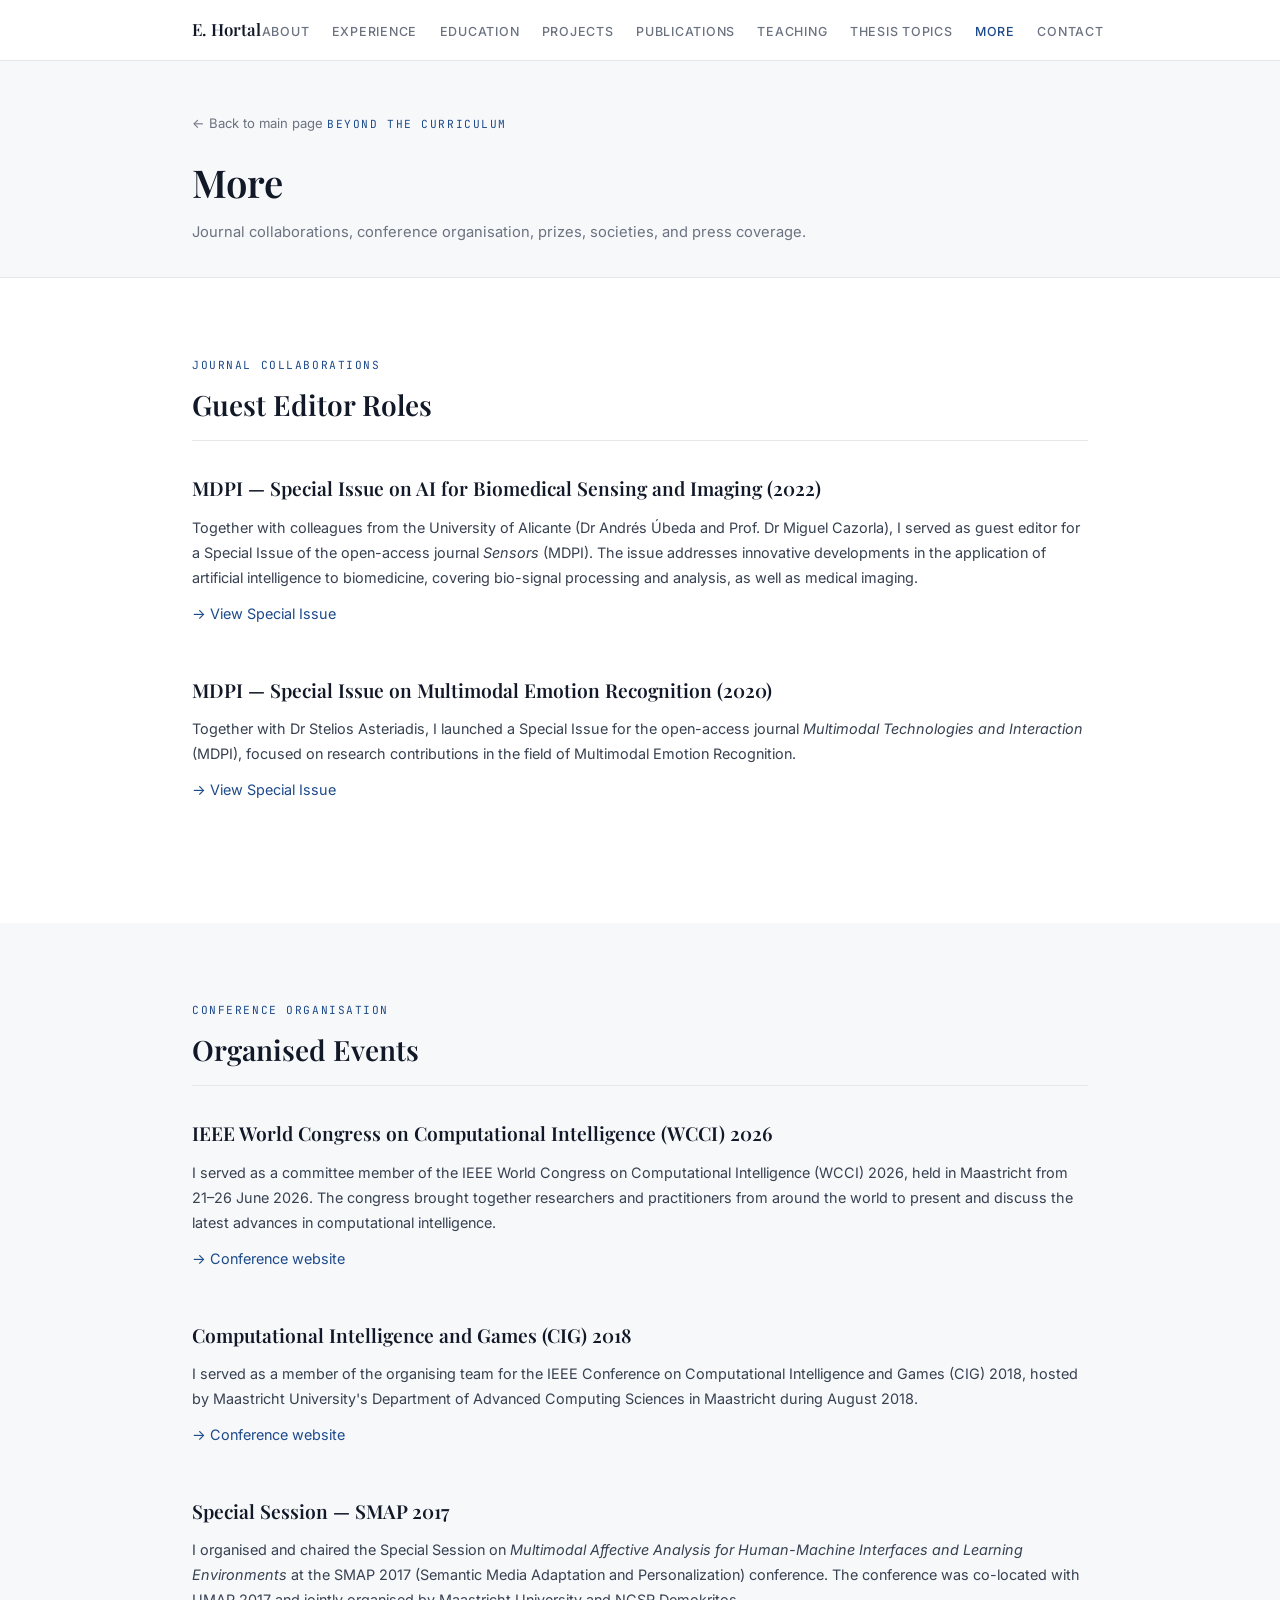
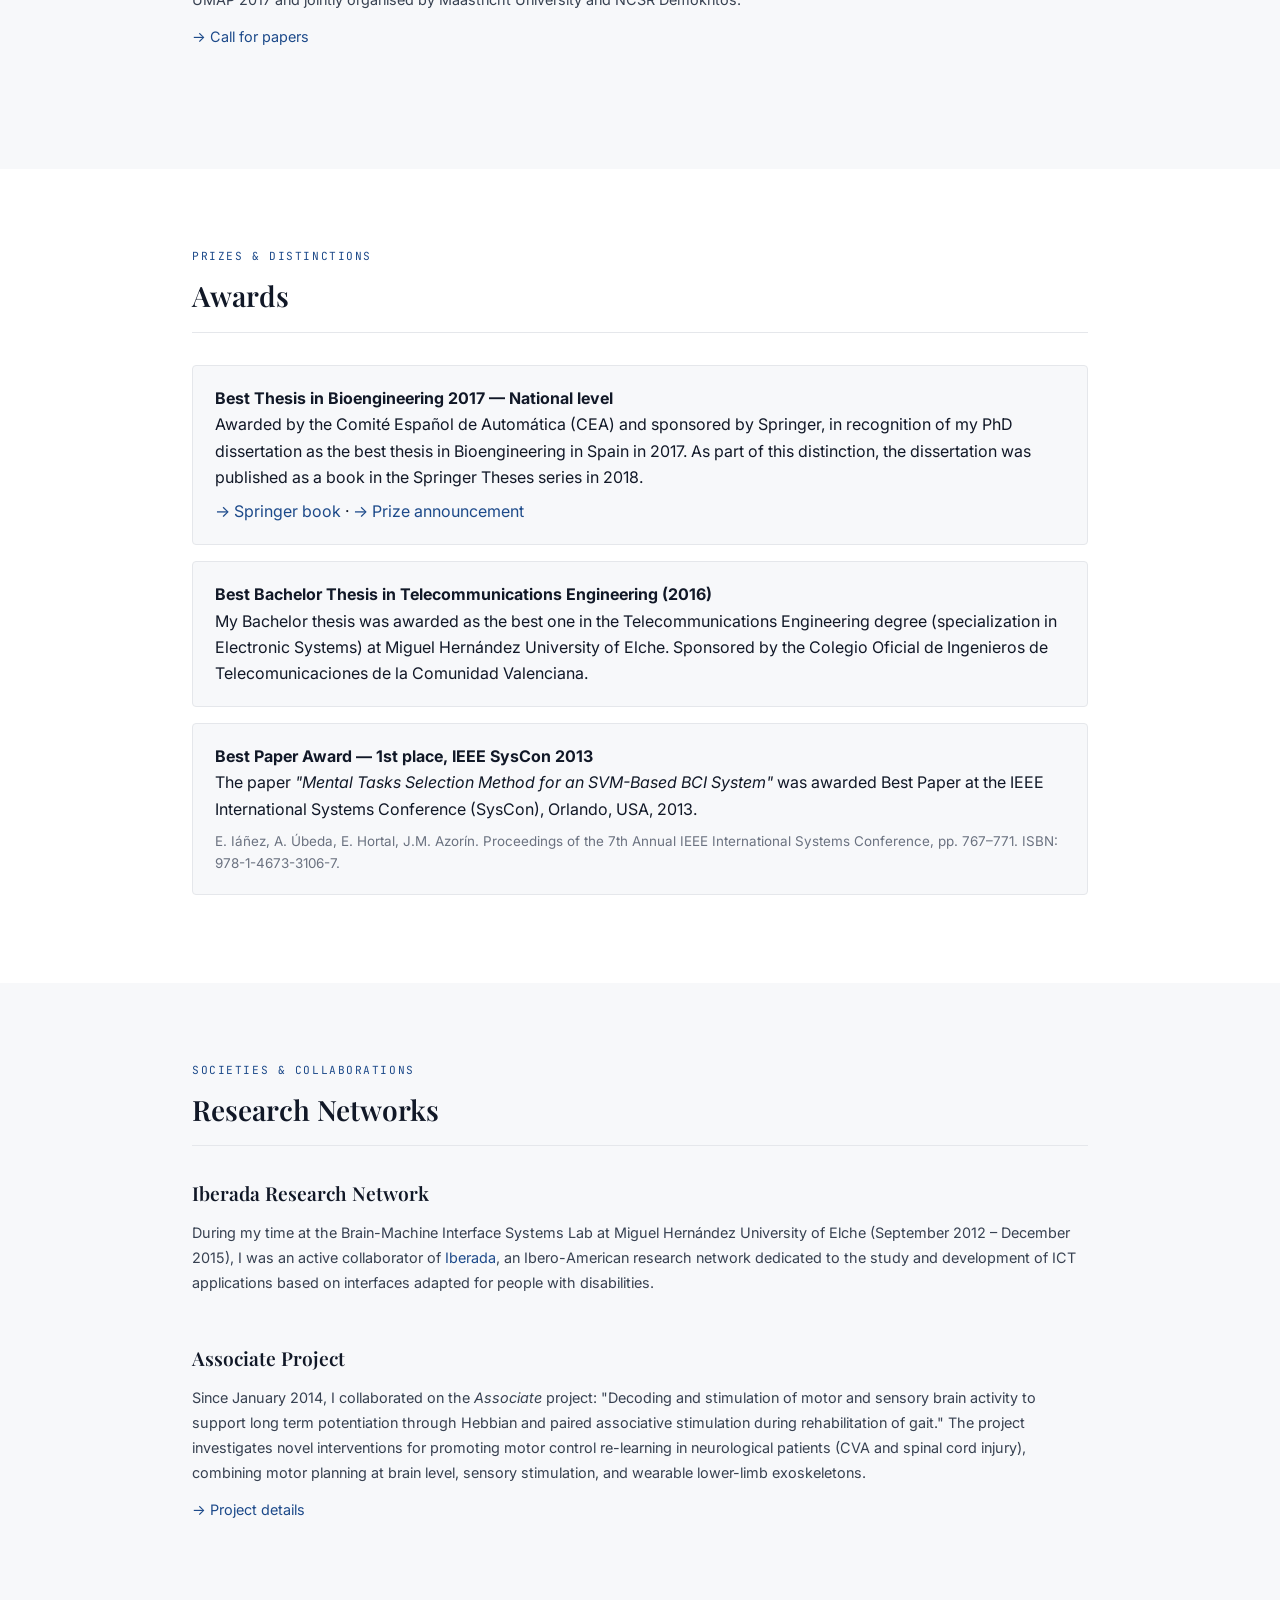
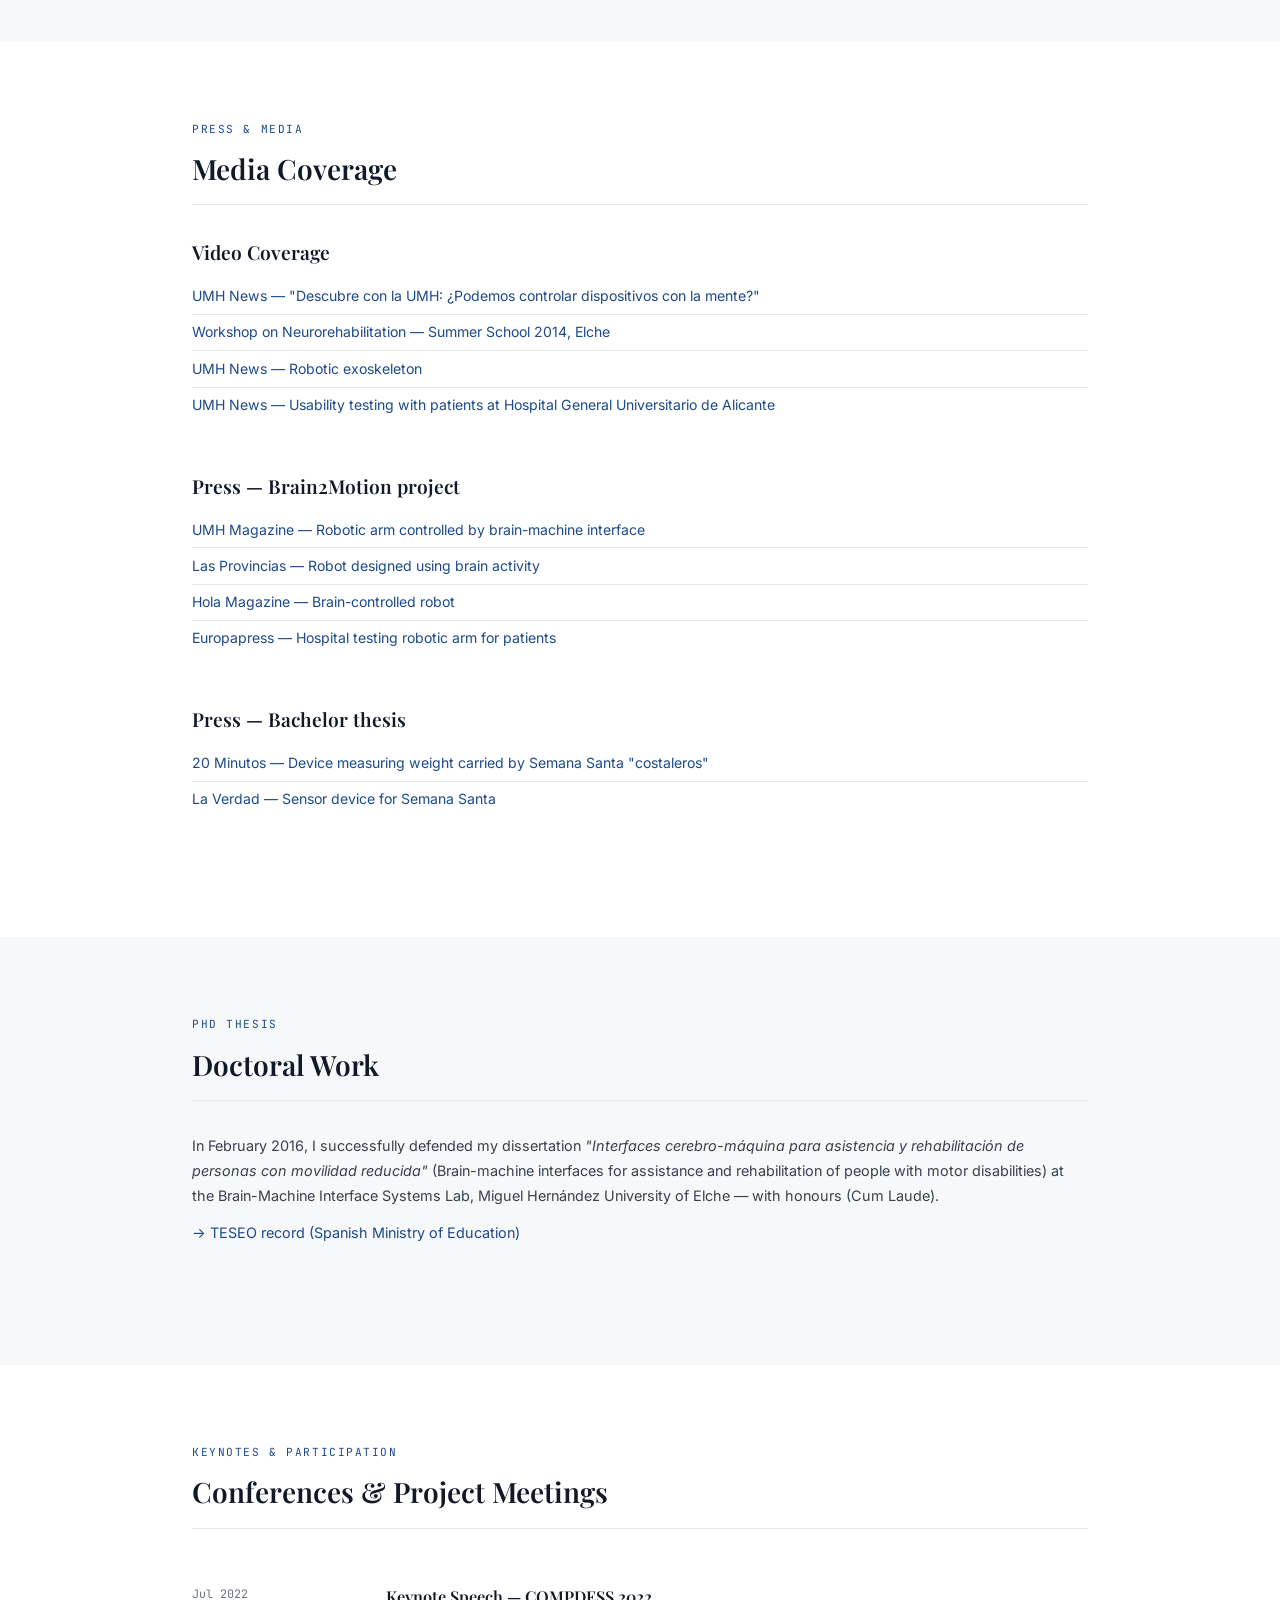
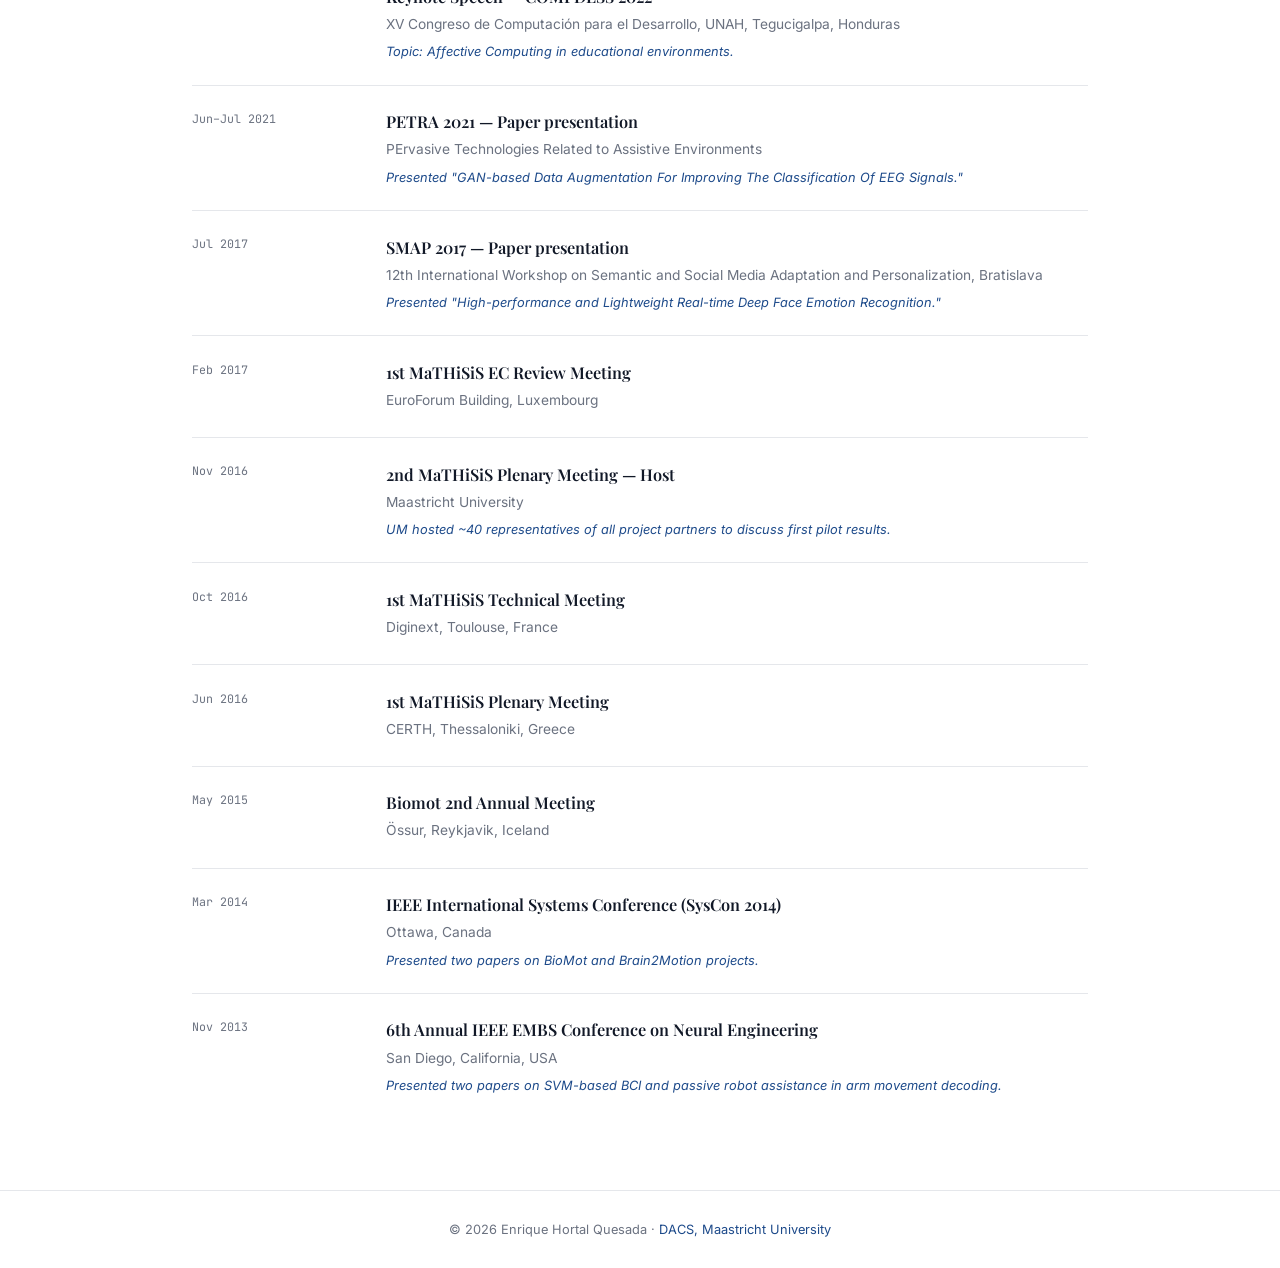
<file: more.html>
<!DOCTYPE html>
<html lang="en">
<head>
  <meta charset="UTF-8">
  <meta name="viewport" content="width=device-width, initial-scale=1.0">
  <meta name="description" content="More about Enrique Hortal Quesada — journal collaborations, conference organisation, prizes, societies, and press coverage.">
  <title>More — Enrique Hortal Quesada</title>
  <link rel="stylesheet" href="assets/css/style.css">
</head>
<body>

  <!-- ═══ HEADER ═══════════════════════════════════════ -->
  <header class="site-header">
    <div class="container">
      <a href="index.html" class="site-name">E. Hortal</a>
      <nav aria-label="Main navigation">
        <ul class="nav-links">
          <li><a href="index.html#about">About</a></li>
          <li><a href="index.html#experience">Experience</a></li>
          <li><a href="index.html#education">Education</a></li>
          <li><a href="index.html#projects">Projects</a></li>
          <li><a href="index.html#publications">Publications</a></li>
          <li><a href="teaching.html">Teaching</a></li>
          <li><a href="thesis-topics.html">Thesis Topics</a></li>
          <li><a href="more.html" class="active">More</a></li>
          <li><a href="index.html#contact">Contact</a></li>
        </ul>
        <button class="menu-toggle" aria-label="Toggle navigation menu">☰</button>
      </nav>
    </div>
  </header>

  <main>

    <!-- ═══ PAGE HERO ════════════════════════════════════ -->
    <div class="page-hero section-alt">
      <div class="container">
        <a href="index.html" class="back-link">← Back to main page</a>
        <span class="section-label">Beyond the curriculum</span>
        <h1>More</h1>
        <p>Journal collaborations, conference organisation, prizes, societies, and press coverage.</p>
      </div>
    </div>

    <!-- ═══ JOURNAL COLLABORATIONS ═══════════════════════ -->
    <section class="section">
      <div class="container">
        <span class="section-label">Journal Collaborations</span>
        <h2 class="section-title">Guest Editor Roles</h2>

        <div class="more-section">
          <h3>MDPI — Special Issue on AI for Biomedical Sensing and Imaging (2022)</h3>
          <p>
            Together with colleagues from the University of Alicante (Dr Andrés Úbeda and Prof. Dr Miguel Cazorla),
            I served as guest editor for a Special Issue of the open-access journal <em>Sensors</em> (MDPI).
            The issue addresses innovative developments in the application of artificial intelligence to biomedicine,
            covering bio-signal processing and analysis, as well as medical imaging.
          </p>
          <p><a href="https://www.mdpi.com/journal/sensors/special_issues/AI_BSI" target="_blank" rel="noopener">→ View Special Issue</a></p>
        </div>

        <div class="more-section">
          <h3>MDPI — Special Issue on Multimodal Emotion Recognition (2020)</h3>
          <p>
            Together with Dr Stelios Asteriadis, I launched a Special Issue for the open-access journal
            <em>Multimodal Technologies and Interaction</em> (MDPI), focused on research contributions
            in the field of Multimodal Emotion Recognition.
          </p>
          <p><a href="http://mdpi.com/si/42140" target="_blank" rel="noopener">→ View Special Issue</a></p>
        </div>
      </div>
    </section>

    <!-- ═══ CONFERENCE ORGANISATION ══════════════════════ -->
    <section class="section section-alt">
      <div class="container">
        <span class="section-label">Conference Organisation</span>
        <h2 class="section-title">Organised Events</h2>

        <div class="more-section">
          <h3>IEEE World Congress on Computational Intelligence (WCCI) 2026</h3>
          <p>
            I served as a committee member of the IEEE World Congress on Computational Intelligence (WCCI) 2026,
            held in Maastricht from 21–26 June 2026. The congress brought together researchers and practitioners
            from around the world to present and discuss the latest advances in computational intelligence.
          </p>
          <p>
            <a href="https://lnkd.in/ev3mtr5A" target="_blank" rel="noopener">→ Conference website</a>
          </p>
        </div>
        
        <div class="more-section">
          <h3>Computational Intelligence and Games (CIG) 2018</h3>
          <p>
            I served as a member of the organising team for the IEEE Conference on Computational Intelligence
            and Games (CIG) 2018, hosted by Maastricht University's Department of Advanced Computing Sciences
            in Maastricht during August 2018.
          </p>
          <p>
            <a href="https://project.dke.maastrichtuniversity.nl/cig2018/" target="_blank" rel="noopener">→ Conference website</a>
          </p>
        </div>
        
        <div class="more-section">
          <h3>Special Session — SMAP 2017</h3>
          <p>
            I organised and chaired the Special Session on <em>Multimodal Affective Analysis for Human-Machine
            Interfaces and Learning Environments</em> at the SMAP 2017 (Semantic Media Adaptation and
            Personalization) conference. The conference was co-located with UMAP 2017 and jointly organised by
            Maastricht University and NCSR Demokritos.
          </p>
          <p>
            <a href="http://smap2017.org/calls-for-papers/special-session-on-multimodal-affective-analysis-for-human-machine-interfaces-and-learning-environments/" target="_blank" rel="noopener">→ Call for papers</a>
          </p>
        </div>
      </div>
    </section>

    <!-- ═══ PRIZES ════════════════════════════════════════ -->
    <section class="section">
      <div class="container">
        <span class="section-label">Prizes & Distinctions</span>
        <h2 class="section-title">Awards</h2>

        <div class="award-card">
          <h4>Best Thesis in Bioengineering 2017 — National level</h4>
          <p>
            Awarded by the Comité Español de Automática (CEA) and sponsored by Springer, in recognition of
            my PhD dissertation as the best thesis in Bioengineering in Spain in 2017. As part of this
            distinction, the dissertation was published as a book in the Springer Theses series in 2018.
          </p>
          <p style="margin-top:0.5rem">
            <a href="https://www.springer.com/gp/book/9783319957043" target="_blank" rel="noopener">→ Springer book</a> ·
            <a href="https://www.ceautomatica.es/blog/2019/03/29/premios-bioingenieria-2017/" target="_blank" rel="noopener">→ Prize announcement</a>
          </p>
        </div>

        <div class="award-card">
          <h4>Best Bachelor Thesis in Telecommunications Engineering (2016)</h4>
          <p>
            My Bachelor thesis was awarded as the best one in the Telecommunications Engineering degree
            (specialization in Electronic Systems) at Miguel Hernández University of Elche.
            Sponsored by the Colegio Oficial de Ingenieros de Telecomunicaciones de la Comunidad Valenciana.
          </p>
        </div>

        <div class="award-card">
          <h4>Best Paper Award — 1st place, IEEE SysCon 2013</h4>
          <p>
            The paper <em>"Mental Tasks Selection Method for an SVM-Based BCI System"</em> was awarded Best Paper
            at the IEEE International Systems Conference (SysCon), Orlando, USA, 2013.
          </p>
          <p style="margin-top:0.5rem;font-size:0.84rem;color:var(--text-muted)">
            E. Iáñez, A. Úbeda, E. Hortal, J.M. Azorín. Proceedings of the 7th Annual IEEE International Systems Conference, pp. 767–771. ISBN: 978-1-4673-3106-7.
          </p>
        </div>
      </div>
    </section>

    <!-- ═══ SOCIETIES ═════════════════════════════════════ -->
    <section class="section section-alt">
      <div class="container">
        <span class="section-label">Societies & Collaborations</span>
        <h2 class="section-title">Research Networks</h2>

        <div class="more-section">
          <h3>Iberada Research Network</h3>
          <p>
            During my time at the Brain-Machine Interface Systems Lab at Miguel Hernández University of Elche
            (September 2012 – December 2015), I was an active collaborator of
            <a href="https://sites.google.com/a/goumh.umh.es/iberada/inicio" target="_blank" rel="noopener">Iberada</a>,
            an Ibero-American research network dedicated to the study and development of ICT applications
            based on interfaces adapted for people with disabilities.
          </p>
        </div>

        <div class="more-section">
          <h3>Associate Project</h3>
          <p>
            Since January 2014, I collaborated on the <em>Associate</em> project: "Decoding and stimulation
            of motor and sensory brain activity to support long term potentiation through Hebbian and paired
            associative stimulation during rehabilitation of gait." The project investigates novel interventions
            for promoting motor control re-learning in neurological patients (CVA and spinal cord injury),
            combining motor planning at brain level, sensory stimulation, and wearable lower-limb exoskeletons.
          </p>
          <p>
            <a href="http://bmi.umh.es/proyectos-2/associate-2/" target="_blank" rel="noopener">→ Project details</a>
          </p>
        </div>
      </div>
    </section>

    <!-- ═══ PRESS ══════════════════════════════════════════ -->
    <section class="section">
      <div class="container">
        <span class="section-label">Press & Media</span>
        <h2 class="section-title">Media Coverage</h2>

        <div class="more-section">
          <h3>Video Coverage</h3>
          <ul>
            <li><a href="https://www.youtube.com/watch?v=7ZHXwlbqymI#t=32" target="_blank" rel="noopener">UMH News — "Descubre con la UMH: ¿Podemos controlar dispositivos con la mente?"</a></li>
            <li><a href="https://www.youtube.com/watch?v=yY3VNbqbobM" target="_blank" rel="noopener">Workshop on Neurorehabilitation — Summer School 2014, Elche</a></li>
            <li><a href="https://www.youtube.com/watch?v=PqARD7patCI" target="_blank" rel="noopener">UMH News — Robotic exoskeleton</a></li>
            <li><a href="https://vimeo.com/102231383" target="_blank" rel="noopener">UMH News — Usability testing with patients at Hospital General Universitario de Alicante</a></li>
          </ul>
        </div>

        <div class="more-section">
          <h3>Press — Brain2Motion project</h3>
          <ul>
            <li><a href="http://bmi.umh.es/2014/10/17/umh-sapiens-no7/" target="_blank" rel="noopener">UMH Magazine — Robotic arm controlled by brain-machine interface</a></li>
            <li><a href="http://www.lasprovincias.es/multimedia/fotos/salud/20130921/disenan-robot-controlado-actividad-3061918696734-mm.html" target="_blank" rel="noopener">Las Provincias — Robot designed using brain activity</a></li>
            <li><a href="http://www.hola.com/actualidad/2013092767146/robot-elche-actividad-cerebral-universidad-miguel-hernandez/" target="_blank" rel="noopener">Hola Magazine — Brain-controlled robot</a></li>
            <li><a href="http://www.europapress.es/comunitat-valenciana/noticia-hospital-general-alicante-prueba-brazo-robotico-personas-perdido-movimiento-accidentes-20140714144817.html" target="_blank" rel="noopener">Europapress — Hospital testing robotic arm for patients</a></li>
          </ul>
        </div>

        <div class="more-section">
          <h3>Press — Bachelor thesis</h3>
          <ul>
            <li><a href="http://www.20minutos.es/noticia/361380/0/sensores/costaleros/profesor/" target="_blank" rel="noopener">20 Minutos — Device measuring weight carried by Semana Santa "costaleros"</a></li>
            <li><a href="http://www.laverdad.es/alicante/20080319/alicante/dispositivo-permite-conocer-peso-20080319.html" target="_blank" rel="noopener">La Verdad — Sensor device for Semana Santa</a></li>
          </ul>
        </div>
      </div>
    </section>

    <!-- ═══ THESIS ════════════════════════════════════════ -->
    <section class="section section-alt">
      <div class="container">
        <span class="section-label">PhD Thesis</span>
        <h2 class="section-title">Doctoral Work</h2>
        <div class="more-section">
          <p>
            In February 2016, I successfully defended my dissertation
            <em>"Interfaces cerebro-máquina para asistencia y rehabilitación de personas con movilidad reducida"</em>
            (Brain-machine interfaces for assistance and rehabilitation of people with motor disabilities)
            at the Brain-Machine Interface Systems Lab, Miguel Hernández University of Elche — with honours (Cum Laude).
          </p>
          <p>
            <a href="https://www.educacion.gob.es/teseo/mostrarRef.do?ref=1226874" target="_blank" rel="noopener">→ TESEO record (Spanish Ministry of Education)</a>
          </p>
        </div>
      </div>
    </section>

    <!-- ═══ KEYNOTES & CONFERENCES ════════════════════════ -->
    <section class="section">
      <div class="container">
        <span class="section-label">Keynotes & Participation</span>
        <h2 class="section-title">Conferences & Project Meetings</h2>

        <div class="timeline">

          <div class="timeline-item">
            <div class="timeline-date">Jul 2022</div>
            <div class="timeline-content">
              <h3>Keynote Speech — COMPDESS 2022</h3>
              <p class="timeline-org">XV Congreso de Computación para el Desarrollo, UNAH, Tegucigalpa, Honduras</p>
              <p class="timeline-note">Topic: Affective Computing in educational environments.</p>
            </div>
          </div>

          <div class="timeline-item">
            <div class="timeline-date">Jun–Jul 2021</div>
            <div class="timeline-content">
              <h3>PETRA 2021 — Paper presentation</h3>
              <p class="timeline-org">PErvasive Technologies Related to Assistive Environments</p>
              <p class="timeline-note">Presented "GAN-based Data Augmentation For Improving The Classification Of EEG Signals."</p>
            </div>
          </div>

          <div class="timeline-item">
            <div class="timeline-date">Jul 2017</div>
            <div class="timeline-content">
              <h3>SMAP 2017 — Paper presentation</h3>
              <p class="timeline-org">12th International Workshop on Semantic and Social Media Adaptation and Personalization, Bratislava</p>
              <p class="timeline-note">Presented "High-performance and Lightweight Real-time Deep Face Emotion Recognition."</p>
            </div>
          </div>

          <div class="timeline-item">
            <div class="timeline-date">Feb 2017</div>
            <div class="timeline-content">
              <h3>1st MaTHiSiS EC Review Meeting</h3>
              <p class="timeline-org">EuroForum Building, Luxembourg</p>
            </div>
          </div>

          <div class="timeline-item">
            <div class="timeline-date">Nov 2016</div>
            <div class="timeline-content">
              <h3>2nd MaTHiSiS Plenary Meeting — Host</h3>
              <p class="timeline-org">Maastricht University</p>
              <p class="timeline-note">UM hosted ~40 representatives of all project partners to discuss first pilot results.</p>
            </div>
          </div>

          <div class="timeline-item">
            <div class="timeline-date">Oct 2016</div>
            <div class="timeline-content">
              <h3>1st MaTHiSiS Technical Meeting</h3>
              <p class="timeline-org">Diginext, Toulouse, France</p>
            </div>
          </div>

          <div class="timeline-item">
            <div class="timeline-date">Jun 2016</div>
            <div class="timeline-content">
              <h3>1st MaTHiSiS Plenary Meeting</h3>
              <p class="timeline-org">CERTH, Thessaloniki, Greece</p>
            </div>
          </div>

          <div class="timeline-item">
            <div class="timeline-date">May 2015</div>
            <div class="timeline-content">
              <h3>Biomot 2nd Annual Meeting</h3>
              <p class="timeline-org">Össur, Reykjavik, Iceland</p>
            </div>
          </div>

          <div class="timeline-item">
            <div class="timeline-date">Mar 2014</div>
            <div class="timeline-content">
              <h3>IEEE International Systems Conference (SysCon 2014)</h3>
              <p class="timeline-org">Ottawa, Canada</p>
              <p class="timeline-note">Presented two papers on BioMot and Brain2Motion projects.</p>
            </div>
          </div>

          <div class="timeline-item">
            <div class="timeline-date">Nov 2013</div>
            <div class="timeline-content">
              <h3>6th Annual IEEE EMBS Conference on Neural Engineering</h3>
              <p class="timeline-org">San Diego, California, USA</p>
              <p class="timeline-note">Presented two papers on SVM-based BCI and passive robot assistance in arm movement decoding.</p>
            </div>
          </div>

        </div>
      </div>
    </section>

  </main>

  <!-- ═══ FOOTER ════════════════════════════════════════ -->
  <footer class="site-footer">
    <div class="container">
      <p>
        © <span id="year"></span> Enrique Hortal Quesada ·
        <a href="https://www.maastrichtuniversity.nl/research/department-advanced-computing-sciences" target="_blank" rel="noopener">DACS, Maastricht University</a>
      </p>
    </div>
  </footer>

  <script>
    document.getElementById('year').textContent = new Date().getFullYear();

    const toggle = document.querySelector('.menu-toggle');
    const navLinks = document.querySelector('.nav-links');
    toggle.addEventListener('click', () => {
      navLinks.classList.toggle('open');
      toggle.textContent = navLinks.classList.contains('open') ? '✕' : '☰';
    });
  </script>

</body>
</html>
</file>
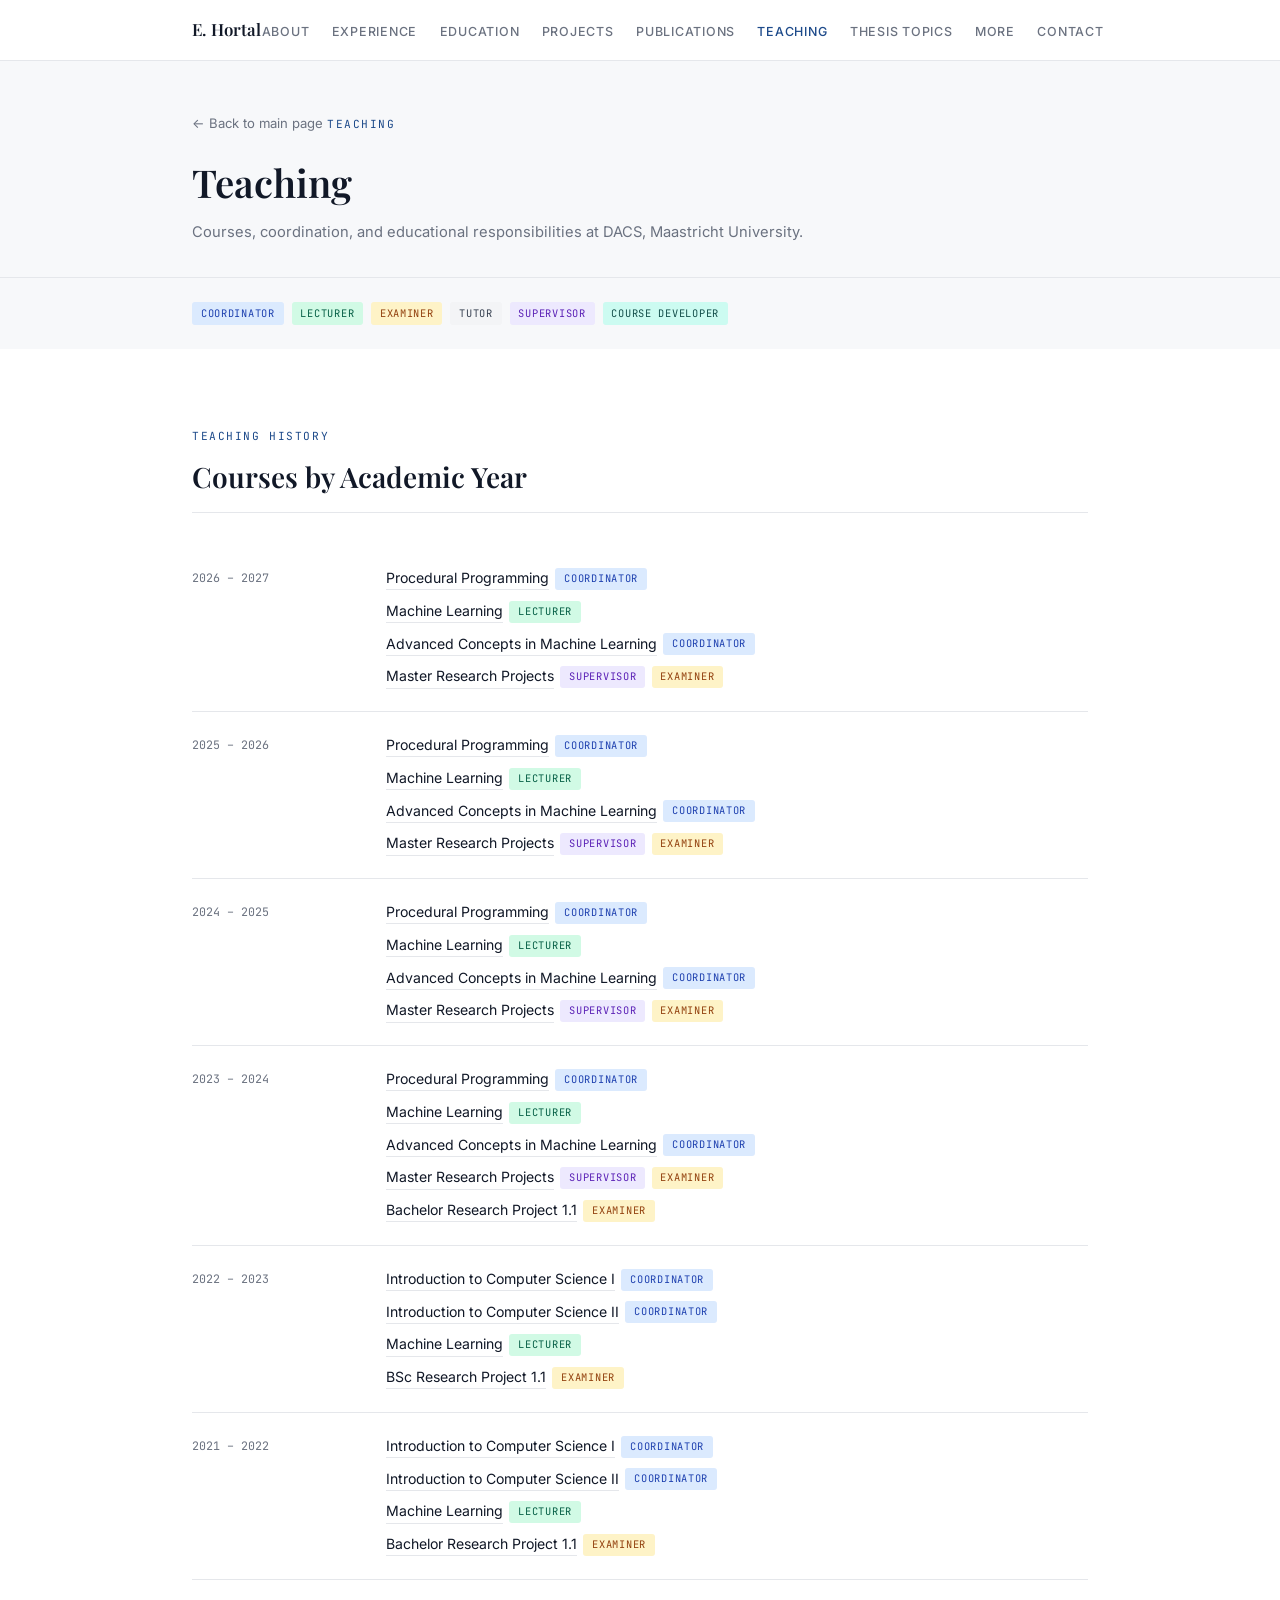
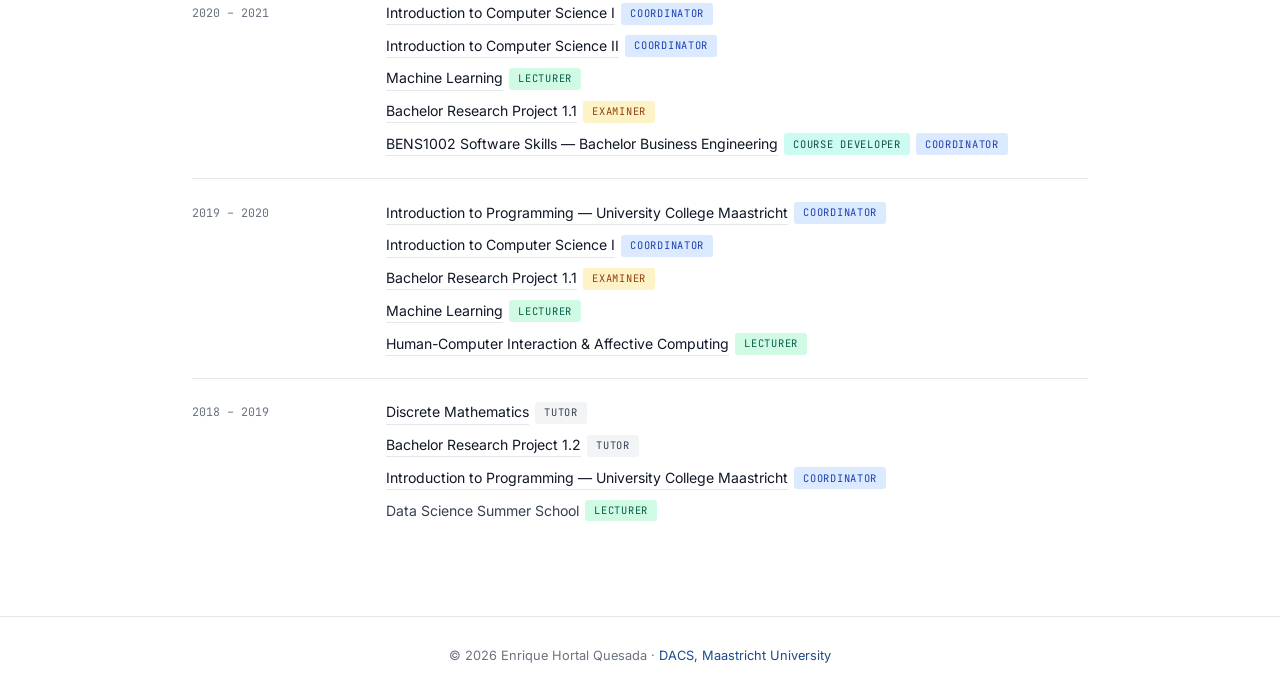
<file: teaching.html>
<!DOCTYPE html>
<html lang="en">
<head>
  <meta charset="UTF-8">
  <meta name="viewport" content="width=device-width, initial-scale=1.0">
  <meta name="description" content="Teaching activities of Enrique Hortal Quesada — Maastricht University.">
  <title>Teaching — Enrique Hortal Quesada</title>
  <link rel="stylesheet" href="assets/css/style.css">
</head>
<body>

  <!-- ═══ HEADER ═══════════════════════════════════════ -->
  <header class="site-header">
    <div class="container">
      <a href="index.html" class="site-name">E. Hortal</a>
      <nav aria-label="Main navigation">
        <ul class="nav-links">
          <li><a href="index.html#about">About</a></li>
          <li><a href="index.html#experience">Experience</a></li>
          <li><a href="index.html#education">Education</a></li>
          <li><a href="index.html#projects">Projects</a></li>
          <li><a href="index.html#publications">Publications</a></li>
          <li><a href="teaching.html" class="active">Teaching</a></li>
          <li><a href="thesis-topics.html">Thesis Topics</a></li>
          <li><a href="more.html">More</a></li>
          <li><a href="index.html#contact">Contact</a></li>
        </ul>
        <button class="menu-toggle" aria-label="Toggle navigation menu">☰</button>
      </nav>
    </div>
  </header>

  <main>

    <!-- ═══ PAGE HERO ════════════════════════════════════ -->
    <div class="page-hero section-alt">
      <div class="container">
        <a href="index.html" class="back-link">← Back to main page</a>
        <span class="section-label">Teaching</span>
        <h1>Teaching</h1>
        <p>Courses, coordination, and educational responsibilities at DACS, Maastricht University.</p>
      </div>
    </div>

    <!-- ═══ LEGEND ══════════════════════════════════════ -->
    <section class="section section-alt" style="padding: 1.5rem 0;">
      <div class="container">
        <div class="role-legend">
          <span class="role-badge role-coordinator">Coordinator</span>
          <span class="role-badge role-lecturer">Lecturer</span>
          <span class="role-badge role-examiner">Examiner</span>
          <span class="role-badge role-tutor">Tutor</span>
          <span class="role-badge role-supervisor">Supervisor</span>
          <span class="role-badge role-developer">Course developer</span>
        </div>
      </div>
    </section>

    <!-- ═══ TEACHING HISTORY ═════════════════════════════ -->
    <section class="section">
      <div class="container">
        <span class="section-label">Teaching history</span>
        <h2 class="section-title">Courses by Academic Year</h2>
        <div class="timeline">

          <!-- 2026–2027 -->
          <div class="timeline-item">
            <div class="timeline-date">2026 – 2027</div>
            <div class="timeline-content">
              <ul class="course-list">
                <li>
                  <a href="https://courserepository.maastrichtuniversity.nl/p/module/EN/9501/KEN1120" target="_blank" rel="noopener">Procedural Programming</a>
                  <span class="role-badge role-coordinator">Coordinator</span>
                </li>
                <li>
                  <a href="https://courserepository.maastrichtuniversity.nl/p/module/EN/9501/KEN2240" target="_blank" rel="noopener">Machine Learning</a>
                  <span class="role-badge role-lecturer">Lecturer</span>
                </li>
                <li>
                  <a href="https://courserepository.maastrichtuniversity.nl/p/module/EN/9603/KEN4154" target="_blank" rel="noopener">Advanced Concepts in Machine Learning</a>
                  <span class="role-badge role-coordinator">Coordinator</span>
                </li>
                <li>
                  <a href="https://courserepository.maastrichtuniversity.nl/p/module/EN/9603/KEN4131" target="_blank" rel="noopener">Master Research Projects</a>
                  <span class="role-badge role-supervisor">Supervisor</span>
                  <span class="role-badge role-examiner">Examiner</span>
                </li>
              </ul>
            </div>
          </div>

          <!-- 2025–2026 -->
          <div class="timeline-item">
            <div class="timeline-date">2025 – 2026</div>
            <div class="timeline-content">
              <ul class="course-list">
                <li>
                  <a href="https://courserepository.maastrichtuniversity.nl/p/module/EN/9501/KEN1120" target="_blank" rel="noopener">Procedural Programming</a>
                  <span class="role-badge role-coordinator">Coordinator</span>
                </li>
                <li>
                  <a href="https://courserepository.maastrichtuniversity.nl/p/module/EN/9501/KEN2240" target="_blank" rel="noopener">Machine Learning</a>
                  <span class="role-badge role-lecturer">Lecturer</span>
                </li>
                <li>
                  <a href="https://courserepository.maastrichtuniversity.nl/p/module/EN/9603/KEN4154" target="_blank" rel="noopener">Advanced Concepts in Machine Learning</a>
                  <span class="role-badge role-coordinator">Coordinator</span>
                </li>
                <li>
                  <a href="https://courserepository.maastrichtuniversity.nl/p/module/EN/9603/KEN4131" target="_blank" rel="noopener">Master Research Projects</a>
                  <span class="role-badge role-supervisor">Supervisor</span>
                  <span class="role-badge role-examiner">Examiner</span>
                </li>
              </ul>
            </div>
          </div>

          <!-- 2024–2025 -->
          <div class="timeline-item">
            <div class="timeline-date">2024 – 2025</div>
            <div class="timeline-content">
              <ul class="course-list">
                <li>
                  <a href="https://courserepository.maastrichtuniversity.nl/p/module/EN/9501/KEN1120" target="_blank" rel="noopener">Procedural Programming</a>
                  <span class="role-badge role-coordinator">Coordinator</span>
                </li>
                <li>
                  <a href="https://courserepository.maastrichtuniversity.nl/p/module/EN/9501/KEN2240" target="_blank" rel="noopener">Machine Learning</a>
                  <span class="role-badge role-lecturer">Lecturer</span>
                </li>
                <li>
                  <a href="https://courserepository.maastrichtuniversity.nl/p/module/EN/9603/KEN4154" target="_blank" rel="noopener">Advanced Concepts in Machine Learning</a>
                  <span class="role-badge role-coordinator">Coordinator</span>
                </li>
                <li>
                  <a href="https://courserepository.maastrichtuniversity.nl/p/module/EN/9603/KEN4131" target="_blank" rel="noopener">Master Research Projects</a>
                  <span class="role-badge role-supervisor">Supervisor</span>
                  <span class="role-badge role-examiner">Examiner</span>
                </li>
              </ul>
            </div>
          </div>

          <!-- 2023–2024 -->
          <div class="timeline-item">
            <div class="timeline-date">2023 – 2024</div>
            <div class="timeline-content">
              <ul class="course-list">
                <li>
                  <a href="https://courserepository.maastrichtuniversity.nl/p/module/EN/9501/KEN1120" target="_blank" rel="noopener">Procedural Programming</a>
                  <span class="role-badge role-coordinator">Coordinator</span>
                </li>
                <li>
                  <a href="https://courserepository.maastrichtuniversity.nl/p/module/EN/9501/KEN2240" target="_blank" rel="noopener">Machine Learning</a>
                  <span class="role-badge role-lecturer">Lecturer</span>
                </li>
                <li>
                  <a href="https://courserepository.maastrichtuniversity.nl/p/module/EN/9603/KEN4154" target="_blank" rel="noopener">Advanced Concepts in Machine Learning</a>
                  <span class="role-badge role-coordinator">Coordinator</span>
                </li>
                <li>
                  <a href="https://courserepository.maastrichtuniversity.nl/p/module/EN/9603/KEN4131" target="_blank" rel="noopener">Master Research Projects</a>
                  <span class="role-badge role-supervisor">Supervisor</span>
                  <span class="role-badge role-examiner">Examiner</span>
                </li>
                <li>
                  <a href="https://courserepository.maastrichtuniversity.nl/p/module/EN/9501/KEN1300" target="_blank" rel="noopener">Bachelor Research Project 1.1</a>
                  <span class="role-badge role-examiner">Examiner</span>
                </li>
              </ul>
            </div>
          </div>

          <!-- 2022–2023 -->
          <div class="timeline-item">
            <div class="timeline-date">2022 – 2023</div>
            <div class="timeline-content">
              <ul class="course-list">
                <li>
                  <a href="https://courserepository.maastrichtuniversity.nl/p/module/EN/9501/KEN1120" target="_blank" rel="noopener">Introduction to Computer Science I</a>
                  <span class="role-badge role-coordinator">Coordinator</span>
                </li>
                <li>
                  <a href="https://courserepository.maastrichtuniversity.nl/p/module/EN/9501/KEN1220" target="_blank" rel="noopener">Introduction to Computer Science II</a>
                  <span class="role-badge role-coordinator">Coordinator</span>
                </li>
                <li>
                  <a href="https://courserepository.maastrichtuniversity.nl/p/module/EN/9501/KEN2240" target="_blank" rel="noopener">Machine Learning</a>
                  <span class="role-badge role-lecturer">Lecturer</span>
                </li>
                <li>
                  <a href="https://courserepository.maastrichtuniversity.nl/p/module/EN/9501/KEN1300" target="_blank" rel="noopener">BSc Research Project 1.1</a>
                  <span class="role-badge role-examiner">Examiner</span>
                </li>
              </ul>
            </div>
          </div>

          <!-- 2021–2022 -->
          <div class="timeline-item">
            <div class="timeline-date">2021 – 2022</div>
            <div class="timeline-content">
              <ul class="course-list">
                <li>
                  <a href="https://courserepository.maastrichtuniversity.nl/p/module/EN/9501/KEN1120" target="_blank" rel="noopener">Introduction to Computer Science I</a>
                  <span class="role-badge role-coordinator">Coordinator</span>
                </li>
                <li>
                  <a href="https://courserepository.maastrichtuniversity.nl/p/module/EN/9501/KEN1220" target="_blank" rel="noopener">Introduction to Computer Science II</a>
                  <span class="role-badge role-coordinator">Coordinator</span>
                </li>
                <li>
                  <a href="https://courserepository.maastrichtuniversity.nl/p/module/EN/9501/KEN2240" target="_blank" rel="noopener">Machine Learning</a>
                  <span class="role-badge role-lecturer">Lecturer</span>
                </li>
                <li>
                  <a href="https://courserepository.maastrichtuniversity.nl/p/module/EN/9501/KEN1300" target="_blank" rel="noopener">Bachelor Research Project 1.1</a>
                  <span class="role-badge role-examiner">Examiner</span>
                </li>
              </ul>
            </div>
          </div>

          <!-- 2020–2021 -->
          <div class="timeline-item">
            <div class="timeline-date">2020 – 2021</div>
            <div class="timeline-content">
              <ul class="course-list">
                <li>
                  <a href="https://courserepository.maastrichtuniversity.nl/p/module/EN/9501/KEN1120" target="_blank" rel="noopener">Introduction to Computer Science I</a>
                  <span class="role-badge role-coordinator">Coordinator</span>
                </li>
                <li>
                  <a href="https://courserepository.maastrichtuniversity.nl/p/module/EN/9501/KEN1220" target="_blank" rel="noopener">Introduction to Computer Science II</a>
                  <span class="role-badge role-coordinator">Coordinator</span>
                </li>
                <li>
                  <a href="https://courserepository.maastrichtuniversity.nl/p/module/EN/9501/KEN2240" target="_blank" rel="noopener">Machine Learning</a>
                  <span class="role-badge role-lecturer">Lecturer</span>
                </li>
                <li>
                  <a href="https://courserepository.maastrichtuniversity.nl/p/module/EN/9501/KEN1300" target="_blank" rel="noopener">Bachelor Research Project 1.1</a>
                  <span class="role-badge role-examiner">Examiner</span>
                </li>
                <li>
                  <a href="https://code.unimaas.nl/Code/Display?SearchString=BENS1002" target="_blank" rel="noopener">BENS1002 Software Skills — Bachelor Business Engineering</a>
                  <span class="role-badge role-developer">Course developer</span>
                  <span class="role-badge role-coordinator">Coordinator</span>
                </li>
              </ul>
            </div>
          </div>

          <!-- 2019–2020 -->
          <div class="timeline-item">
            <div class="timeline-date">2019 – 2020</div>
            <div class="timeline-content">
              <ul class="course-list">
                <li>
                  <a href="https://courserepository.maastrichtuniversity.nl/p/program/EN/7501" target="_blank" rel="noopener">Introduction to Programming — University College Maastricht</a>
                  <span class="role-badge role-coordinator">Coordinator</span>
                </li>
                <li>
                  <a href="https://courserepository.maastrichtuniversity.nl/p/module/EN/9501/KEN1120" target="_blank" rel="noopener">Introduction to Computer Science I</a>
                  <span class="role-badge role-coordinator">Coordinator</span>
                </li>
                <li>
                  <a href="https://courserepository.maastrichtuniversity.nl/p/module/EN/9501/KEN1300" target="_blank" rel="noopener">Bachelor Research Project 1.1</a>
                  <span class="role-badge role-examiner">Examiner</span>
                </li>
                <li>
                  <a href="https://courserepository.maastrichtuniversity.nl/p/module/EN/9501/KEN2240" target="_blank" rel="noopener">Machine Learning</a>
                  <span class="role-badge role-lecturer">Lecturer</span>
                </li>
                <li>
                  <a href="https://courserepository.maastrichtuniversity.nl/p/module/EN/9501/KEN2410" target="_blank" rel="noopener">Human-Computer Interaction &amp; Affective Computing</a>
                  <span class="role-badge role-lecturer">Lecturer</span>
                </li>
              </ul>
            </div>
          </div>

          <!-- 2018–2019 -->
          <div class="timeline-item">
            <div class="timeline-date">2018 – 2019</div>
            <div class="timeline-content">
              <ul class="course-list">
                <li>
                  <a href="https://courserepository.maastrichtuniversity.nl/p/module/EN/9501/KEN1130" target="_blank" rel="noopener">Discrete Mathematics</a>
                  <span class="role-badge role-tutor">Tutor</span>
                </li>
                <li>
                  <a href="https://courserepository.maastrichtuniversity.nl/p/module/EN/9501/KEN1600" target="_blank" rel="noopener">Bachelor Research Project 1.2</a>
                  <span class="role-badge role-tutor">Tutor</span>
                </li>
                <li>
                  <a href="https://courserepository.maastrichtuniversity.nl/p/program/EN/7501" target="_blank" rel="noopener">Introduction to Programming — University College Maastricht</a>
                  <span class="role-badge role-coordinator">Coordinator</span>
                </li>
                <li>Data Science Summer School
                  <span class="role-badge role-lecturer">Lecturer</span>
                </li>
              </ul>
            </div>
          </div>

        </div>
      </div>
    </section>

  </main>

  <!-- ═══ FOOTER ════════════════════════════════════════ -->
  <footer class="site-footer">
    <div class="container">
      <p>
        © <span id="year"></span> Enrique Hortal Quesada ·
        <a href="https://www.maastrichtuniversity.nl/research/department-advanced-computing-sciences" target="_blank" rel="noopener">DACS, Maastricht University</a>
      </p>
    </div>
  </footer>

  <script>
    document.getElementById('year').textContent = new Date().getFullYear();
    const toggle = document.querySelector('.menu-toggle');
    const navLinks = document.querySelector('.nav-links');
    toggle.addEventListener('click', () => {
      navLinks.classList.toggle('open');
      toggle.textContent = navLinks.classList.contains('open') ? '✕' : '☰';
    });
  </script>

</body>
</html>
</file>
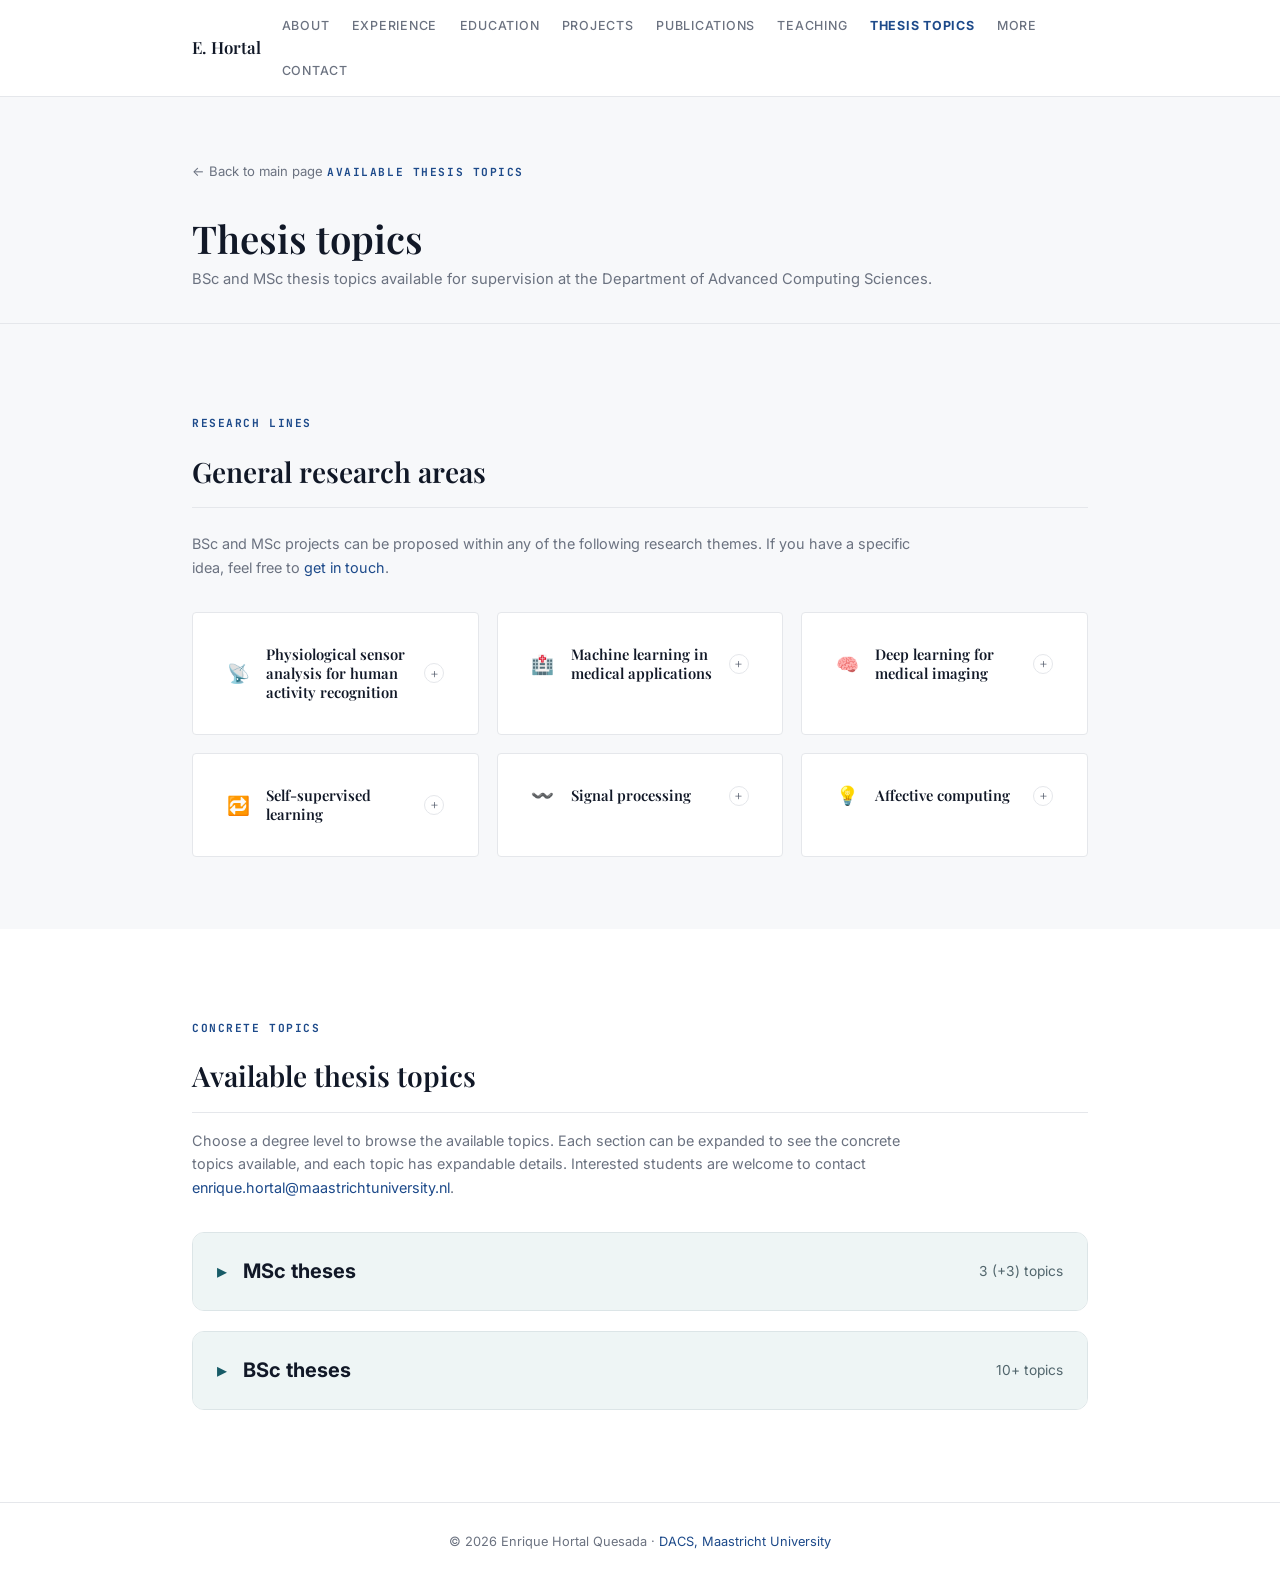
<file: thesis-topics.html>
<!DOCTYPE html>
<html lang="en-GB">
<head>
  <meta charset="UTF-8">
  <meta name="viewport" content="width=device-width, initial-scale=1.0">
  <meta name="description" content="Available thesis topics offered by Enrique Hortal Quesada, Maastricht University.">
  <title>Thesis topics, Enrique Hortal Quesada</title>

  <style>
    /* Basic page styling also supports viewing this file without the site assets. */
    :root { color-scheme: light; --thesis-accent: #175b67; --thesis-border: #dce5e7; }
    body { margin: 0; font-family: system-ui, sans-serif; color: #25343a; background: #fff; line-height: 1.65; }
    .container { max-width: 1080px; margin: auto; padding: 0 24px; }
    a { color: var(--thesis-accent); text-underline-offset: 3px; }
    .site-header { border-bottom: 1px solid var(--thesis-border); padding: 18px 0; }
    .site-header .container { display: flex; align-items: center; justify-content: space-between; gap: 20px; }
    .site-name { font-weight: 700; text-decoration: none; white-space: nowrap; }
    .nav-links { display: flex; flex-wrap: wrap; gap: 14px; list-style: none; padding: 0; margin: 0; font-size: .87rem; }
    .nav-links a { text-decoration: none; }
    .nav-links .active { font-weight: 700; }
    .menu-toggle { display: none; }
    .page-hero { padding: 48px 0; }
    .page-hero h1 { font-size: clamp(2rem, 4vw, 3rem); line-height: 1.2; margin: 16px 0; }
    .back-link, .section-label { display: block; }
    .section-label { font-size: .82rem; font-weight: 700; color: var(--thesis-accent); margin-top: 18px; }
    .section { padding: 32px 0; }
    .section-alt { background: #f4f8f8; }
    .section-title { margin: 8px 0 16px; }
    .section-intro { max-width: 80ch; }
    .research-lines-grid { display: grid; grid-template-columns: repeat(3, 1fr); gap: 14px; margin-top: 26px; }
    .rl-card { border: 1px solid var(--thesis-border); background: #fff; border-radius: 10px; padding: 16px; }
    .rl-card summary { cursor: pointer; font-weight: 600; }
    .rl-body { padding-top: 14px; font-size: .94rem; }
    .rl-icon { margin-right: 6px; }
    .degree-section { border: 1px solid var(--thesis-border); border-radius: 12px; margin: 20px 0; background: #fff; overflow: hidden; }
    .degree-summary { display: flex; align-items: center; gap: 16px; cursor: pointer; padding: 22px 24px; background: #eef5f5; list-style: none; }
    .degree-summary::-webkit-details-marker { display: none; }
    .degree-summary::before { content: '▸'; font-size: 1.25rem; color: var(--thesis-accent); }
    .degree-section[open] > .degree-summary::before { content: '▾'; }
    .degree-summary h2 { font-size: 1.25rem; margin: 0; }
    .degree-count { margin-left: auto; font-size: .86rem; color: #52666d; white-space: nowrap; }
    summary:focus-visible, a:focus-visible, button:focus-visible { outline: 3px solid #d08e35; outline-offset: 4px; }
    .degree-body { padding: 24px; }
    .topic-card { border: 1px solid var(--thesis-border); border-radius: 10px; margin-bottom: 24px; overflow: hidden; }
    .topic-card:last-child { margin-bottom: 0; }
    .topic-header { padding: 24px; }
    .topic-level { color: var(--thesis-accent); font-weight: 600; font-size: .83rem; }
    .topic-header h3 { font-size: 1.2rem; line-height: 1.4; margin: 10px 0; }
    .topic-intro { margin: 12px 0; }
    .topic-canvas { font-size: .92rem; }
    .topic-details { border-top: 1px solid var(--thesis-border); }
    .topic-details > summary { cursor: pointer; padding: 14px 24px; font-weight: 600; background: #fafcfc; }
    .topic-details-body { padding: 4px 24px 18px; }
    .topic-details-body h4 { font-size: 1rem; margin-bottom: 6px; }
    .ref-list { padding-left: 22px; font-size: .91rem; overflow-wrap: anywhere; }
    .ref-list li { margin-bottom: 10px; }
    .site-footer { padding: 24px 0; border-top: 1px solid var(--thesis-border); font-size: .88rem; }
    @media (max-width: 760px) {
      .research-lines-grid { grid-template-columns: 1fr; }
      .site-header .container { align-items: flex-start; }
      .menu-toggle { display: block; margin-left: auto; border: 1px solid var(--thesis-border); border-radius: 5px; background: white; padding: 6px 10px; }
      .nav-links { display: none; flex-direction: column; margin-top: 12px; }
      .nav-links.open { display: flex; }
      .degree-body { padding: 12px; }
      .degree-summary { padding: 18px; }
      .topic-header { padding: 18px; }
      .topic-details > summary { padding: 12px 18px; }
      .topic-details-body { padding: 4px 18px 16px; }
    }
  </style>
  <link rel="stylesheet" href="assets/css/style.css">
</head>
<body>

  <!-- ═══ HEADER ═══════════════════════════════════════ -->
  <header class="site-header">
    <div class="container">
      <a href="index.html" class="site-name">E. Hortal</a>
      <nav aria-label="Main navigation">
        <ul class="nav-links">
          <li><a href="index.html#about">About</a></li>
          <li><a href="index.html#experience">Experience</a></li>
          <li><a href="index.html#education">Education</a></li>
          <li><a href="index.html#projects">Projects</a></li>
          <li><a href="index.html#publications">Publications</a></li>
          <li><a href="teaching.html">Teaching</a></li>
          <li><a href="thesis-topics.html" class="active">Thesis Topics</a></li>
          <li><a href="more.html">More</a></li>
          <li><a href="index.html#contact">Contact</a></li>
        </ul>
        <button class="menu-toggle" aria-label="Toggle navigation menu">☰</button>
      </nav>
    </div>
  </header>

  <main>

    <!-- ═══ PAGE HERO ════════════════════════════════════ -->
    <div class="page-hero section-alt">
      <div class="container">
        <a href="index.html" class="back-link">← Back to main page</a>
        <span class="section-label">Available thesis topics</span>
        <h1>Thesis topics</h1>
        <p>BSc and MSc thesis topics available for supervision at the Department of Advanced Computing Sciences.</p>
      </div>
    </div>

    <!-- ═══ SECTION 1: GENERAL RESEARCH LINES ══════════════ -->
    <section class="section section-alt">
      <div class="container">
        <span class="section-label">Research lines</span>
        <h2 class="section-title">General research areas</h2>
        <p class="section-intro" style="margin-top:-0.5rem">
          BSc and MSc projects can be proposed within any of the following research themes. If you have a specific idea, feel free to <a href="mailto:enrique.hortal@maastrichtuniversity.nl">get in touch</a>.
        </p>
        <div class="research-lines-grid">

          <details class="rl-card">
            <summary>
              <span class="rl-summary-inner">
                <span class="rl-icon">📡</span>
                <span class="rl-title">Physiological sensor analysis for human activity recognition</span>
              </span>
              <span class="rl-toggle"></span>
            </summary>
            <div class="rl-body">
              Using wearable sensors and signal processing to recognise human activities, gestures, and states from physiological data streams such as accelerometry, EEG, EMG, and ECG.
            </div>
          </details>

          <details class="rl-card">
            <summary>
              <span class="rl-summary-inner">
                <span class="rl-icon">🏥</span>
                <span class="rl-title">Machine learning in medical applications</span>
              </span>
              <span class="rl-toggle"></span>
            </summary>
            <div class="rl-body">
              Developing and evaluating ML models for clinical decision support, diagnosis, prognosis prediction, and treatment monitoring using structured and time-series clinical data.
            </div>
          </details>

          <details class="rl-card">
            <summary>
              <span class="rl-summary-inner">
                <span class="rl-icon">🧠</span>
                <span class="rl-title">Deep learning for medical imaging</span>
              </span>
              <span class="rl-toggle"></span>
            </summary>
            <div class="rl-body">
              Applying convolutional and transformer-based architectures to analyse medical images and physiological signals, including CT and MRI scans, ECG recordings and other biomedical data.
            </div>
          </details>

          <details class="rl-card">
            <summary>
              <span class="rl-summary-inner">
                <span class="rl-icon">🔁</span>
                <span class="rl-title">Self-supervised learning</span>
              </span>
              <span class="rl-toggle"></span>
            </summary>
            <div class="rl-body">
              Using unlabelled data through pretext tasks and contrastive learning objectives to develop rich representations in domains where annotations are scarce or costly.
            </div>
          </details>

          <details class="rl-card">
            <summary>
              <span class="rl-summary-inner">
                <span class="rl-icon">〰️</span>
                <span class="rl-title">Signal processing</span>
              </span>
              <span class="rl-toggle"></span>
            </summary>
            <div class="rl-body">
              Time-frequency analysis, feature extraction, noise removal, and parametric modelling of biosignals and physiological waveforms for classification, regression, and anomaly detection.
            </div>
          </details>

          <details class="rl-card">
            <summary>
              <span class="rl-summary-inner">
                <span class="rl-icon">💡</span>
                <span class="rl-title">Affective computing</span>
              </span>
              <span class="rl-toggle"></span>
            </summary>
            <div class="rl-body">
              Recognising and modelling emotional and cognitive states from physiological signals, facial behaviour, speech, and multimodal data, for applications in education, healthcare, XR environments, and industrial training.
            </div>
          </details>

        </div>
      </div>
    </section>

    <section class="section" aria-labelledby="available-topics">
      <div class="container">
        <span class="section-label">Concrete topics</span>
        <h2 class="section-title" id="available-topics">Available thesis topics</h2>
        <p class="section-intro">Choose a degree level to browse the available topics. Each section can be expanded to see the concrete topics available, and each topic has expandable details. Interested students are welcome to contact <a href="mailto:enrique.hortal@maastrichtuniversity.nl">enrique.hortal@maastrichtuniversity.nl</a>.</p>
        <details class="degree-section" id="msc-theses">
          <summary class="degree-summary"><h2>MSc theses</h2><span class="degree-count">3 (+3) topics</span></summary>
          <div class="degree-body">
        <!-- ── Topic 1 ───────────────────────────────────── -->
        <div class="topic-card">
          <div class="topic-header">
            <span class="topic-level">MSc thesis · machine learning</span>
            <h3>Machine learning for robust and interpretable physiological monitoring in anaesthesia</h3>
            <p class="topic-intro">
              Modern anaesthesia generates large volumes of high-resolution physiological data, ECG, arterial blood pressure, oxygen saturation, respiratory signals, anaesthetic depth indices, drug administration records, and perioperative outcomes. Open datasets such as <strong>VitalDB</strong> provide an unprecedented opportunity to develop ML methods for intraoperative monitoring, early warning systems, and clinical decision support. Several research directions are available depending on student interests.
            </p>
            <a href="https://canvas.maastrichtuniversity.nl/courses/6314/pages/machine-learning-machine-learning-for-robust-and-interpretable-physiological-monitoring-in-anaesthesia-several-topics-available" target="_blank" rel="noopener" class="topic-canvas">→ View full description on Canvas</a>
          </div>

          <details class="topic-details">
            <summary>Objectives &amp; alternative topics</summary>
            <div class="topic-details-body">
              <div class="alt-topic">
                <h4>Alternative 1, predicting anaesthetic depth from physiological signals</h4>
                <p>Develop models that estimate anaesthetic depth or BIS-related states from multimodal physiological recordings. The work will compare classical signal processing, interpretable ML, and deep learning to better understand the physiological determinants of anaesthetic depth.</p>
              </div>
              <div class="alt-topic">
                <h4>Alternative 2, personalised anaesthesia monitoring</h4>
                <p>Investigate whether patient-specific and adaptive ML models can improve prediction of physiological deterioration during surgery, accounting for inter-patient variability in physiological responses to anaesthesia, surgical stimulation, and pharmacological interventions.</p>
              </div>
              <div class="alt-topic">
                <h4>Alternative 3, early prediction of intraoperative hypotension</h4>
                <p>Develop ML models capable of predicting hypotensive episodes several minutes before onset using multimodal physiological waveforms, vital signs, drug administration data, and patient characteristics, providing clinically useful early warning systems.</p>
              </div>
              <div class="alt-topic">
                <h4>Alternative 4, data quality assessment and artefact detection</h4>
                <p>Create automated methods for identifying artefacts, sensor failures, calibration problems, missing-data patterns, and unreliable waveform segments in large-scale physiological datasets, improving both research reproducibility and clinical AI reliability.</p>
              </div>
            </div>
          </details>

          <details class="topic-details">
            <summary>Methodology</summary>
            <div class="topic-details-body">
              <p>The project will primarily use the <strong>VitalDB</strong> dataset, which contains thousands of surgical cases with synchronised physiological waveforms, numerical monitoring variables, laboratory measurements, medication administration records, and perioperative clinical information.</p>
              <p>Depending on the selected direction, the student will preprocess high-resolution signals (ECG, arterial blood pressure, plethysmography, capnography, SpO₂, anaesthesia monitoring parameters), define clinically relevant prediction tasks, and develop appropriate ML solutions.</p>
              <p>Potential methods include signal processing, feature engineering, gradient boosting, temporal convolutional networks, RNNs, transformers, representation learning, anomaly detection, and explainable AI. Particular emphasis will be placed on <strong>model robustness, interpretability, patient-level validation, uncertainty estimation</strong>, and clinically meaningful evaluation.</p>
            </div>
          </details>

          <details class="topic-details">
            <summary>Expected outputs</summary>
            <div class="topic-details-body">
              <p>A reproducible ML pipeline for analysing large-scale physiological monitoring data, together with a quantitative evaluation of predictive or diagnostic models for a clinically relevant perioperative task. Expected deliverables include a well-documented codebase, benchmark comparisons of modelling approaches, analysis of clinically relevant physiological features, and recommendations for reliable AI-based monitoring. Results may be suitable for conference or journal publication.</p>
            </div>
          </details>

          <details class="topic-details">
            <summary>References</summary>
            <div class="topic-details-body">
              <ul class="ref-list">
                <li>Lee, H.C., Jung, C.W., et al. (2022). VitalDB, a high-fidelity multi-parameter vital signs database in surgical patients. <em>Scientific Data</em>, 9, 279. <a href="https://www.nature.com/articles/s41597-022-01411-5" target="_blank" rel="noopener">Link</a></li>
                <li>Santamónica, A., Canedo, C., <strong>Hortal, E.</strong>, &amp; Rueda, C. <em>Robust and interpretable EEG analysis framework for early outcome prediction after cardiac arrest.</em> <em>Artificial Intelligence in Medicine</em> (under review).</li>
              </ul>
            </div>
          </details>
        </div>
        <!-- ── End Topic 1 ───────────────────────────────── -->

        <!-- ── Topic 2 ───────────────────────────────────── -->
        <div class="topic-card">
          <div class="topic-header">
            <span class="topic-level">MSc thesis · machine learning</span>
            <h3>Beyond affect labels: evaluating and improving emotion annotation strategies for physiological computing</h3>
            <p class="topic-intro">
              Affective computing systems rely on labelled physiological datasets to train emotion recognition models. However, the quality of the annotation process itself often has a larger impact on model performance than the choice of algorithm. Existing datasets use a wide variety of labelling approaches (protocol-based labels, continuous self-reporting, post-hoc questionnaires, ecological momentary assessments) yet little work has systematically investigated which strategies produce labels most consistent with the underlying physiological signals.
            </p>
            <a href="https://canvas.maastrichtuniversity.nl/courses/6314/pages/machine-learning-beyond-affect-labels-evaluating-and-improving-emotion-annotation-strategies-for-physiological-computing" target="_blank" rel="noopener" class="topic-canvas">→ View full description on Canvas</a>
          </div>

          <details class="topic-details">
            <summary>Objective</summary>
            <div class="topic-details-body">
              <p>Extend and improve a recently proposed affect-label validation framework for physiological datasets. The primary objective is to <strong>compare different annotation methodologies</strong> and determine which types of labels exhibit the strongest correspondence with physiological signals.</p>
              <p>As a secondary objective, the student may investigate novel validation metrics and alternative labelling strategies, including personalised labels, consensus-based annotations, temporal smoothing, uncertainty-aware labelling, ordinal labels, and different discretisation strategies. The work may also explore whether certain annotation schemes systematically overestimate the emotional information contained in physiological signals.</p>
            </div>
          </details>

          <details class="topic-details">
            <summary>Methodology &amp; datasets</summary>
            <div class="topic-details-body">
              <p>The project will analyse multiple affective computing datasets collected using different annotation methodologies and emotional elicitation protocols. Datasets in <em>italics</em> are already part of prior work:</p>
              <ul class="ref-list" style="margin-bottom:1rem">
                <li><em>WESAD</em>, protocol-based labels assigned by experimental design</li>
                <li><em>CASE</em>, continuous real-time valence/arousal annotations</li>
                <li><em>DREAMER</em>, post-hoc SAM questionnaires</li>
                <li>DEAP, valence, arousal, dominance and liking ratings</li>
                <li>MAHNOB-HCI, multimodal recordings with self-assessment labels</li>
                <li>SWELL-KW, stress and user modelling dataset</li>
              </ul>
              <p>The work will include: (1) implementation and extension of the existing validation framework, (2) development of additional label-quality metrics, (3) comparison of annotation schemes within and across datasets, (4) analysis of temporal alignment between labels and physiological signals, and (5) evidence-based recommendations for affective dataset design.</p>
            </div>
          </details>

          <details class="topic-details">
            <summary>Expected outputs</summary>
            <div class="topic-details-body">
              <p>An extended framework for evaluating affective label quality, a systematic comparison of annotation methodologies, and practical recommendations for researchers collecting new affective datasets. Deliverables include a reproducible benchmarking framework and a well-documented software pipeline. Results may be suitable for conference or journal publication.</p>
            </div>
          </details>

          <details class="topic-details">
            <summary>References</summary>
            <div class="topic-details-body">
              <ul class="ref-list">
                <li><strong>Hortal, E.</strong>, &amp; Semerci, Y. C. <em>Affective computing for education and industrial training: principles and guidelines for reliable affect labelling.</em> Springer/XR2Learn book chapter. <strong>Accepted for publication; unpublished.</strong></li>
                <li>Singh, P., et al. (2026). FEEL: Quantifying heterogeneity in physiological signals for generalizable emotion recognition. <em>Advances in Neural Information Processing Systems</em>, 38.</li>
                <li>Schmidt, P., et al. (2018). Introducing WESAD, a multimodal dataset for wearable stress and affect detection. <em>ACM ICMI 2018</em>, pp. 400–408.</li>
                <li>Sharma, K., et al. (2019). A dataset of continuous affect annotations and physiological signals for emotion analysis. <em>Scientific Data</em>, 6(1), 196.</li>
                <li>Katsigiannis, S., &amp; Ramzan, N. (2017). DREAMER: A database for emotion recognition through EEG and ECG signals. <em>IEEE JBHI</em>, 22(1), 98–107.</li>
                <li>Koelstra, S., et al. (2011). DEAP: A database for emotion analysis using physiological signals. <em>IEEE TAC</em>, 3(1), 18–31.</li>
                <li>Soleymani, M., et al. (2011). A multimodal database for affect recognition and implicit tagging. <em>IEEE TAC</em>, 3(1), 42–55.</li>
                <li>Koldijk, S., et al. (2014). The SWELL knowledge work dataset for stress and user modeling research. <em>ACM ICMI 2014</em>, pp. 291–298.</li>
              </ul>
            </div>
          </details>
        </div>
        <!-- ── End Topic 2 ───────────────────────────────── -->

        <!-- ── Markerless 3D Motion Capture (Nutrition and Movement Sciences) ───────────────── -->
        <div class="topic-card">
          <div class="topic-header">
            <span class="topic-level">MSc thesis · computer vision · biomechanics</span>

            <span class="topic-collaboration">External collaboration</span>
            
            <h3>Markerless 3D motion capture</h3>
            <p class="topic-intro">
              3D motion capture is a common technique in biomechanical research and is at the forefront of clinical motion research, rehabilitation, and improving the performance of world-class athletes. However, most techniques require dedicated environments with specialised software and hardware (such as <strong>VICON</strong>, which uses infrared cameras and reflective markers placed on the participant's body), together with biomechanical models such as the <strong>Conventional Gait Model 2 (CGM2)</strong>. Markerless tracking technology is now developing rapidly and is increasingly applied in biomechanical research. The Department of Nutrition and Movement Sciences is setting up and evaluating a markerless tracking system running on open-source software and recently acquired AI-supported cameras.
            </p>
          </div>

          <details class="topic-details">
            <summary>Objective</summary>
            <div class="topic-details-body">
              <p>
                Implement and improve a <strong>markerless 3D motion capture system</strong> based on open-source software and AI-supported cameras, and <strong>evaluate its performance against the current gold standard</strong> for marker-based motion capture.
              </p>
            </div>
          </details>

          <details class="topic-details">
            <summary>Methodology</summary>
            <div class="topic-details-body">
              <p>
                The project builds on the markerless tracking system being set up at the Department of Nutrition and Movement Sciences, which combines open-source markerless tracking technology (e.g. <strong>OpenPose</strong>) with recently acquired AI-supported cameras.
              </p>
              <p>
                The student will work on the implementation and improvement of this system and compare its output with the gold standard: marker-based motion capture using <strong>VICON</strong> infrared cameras and reflective markers, combined with the <strong>Conventional Gait Model 2</strong>.
              </p>
            </div>
          </details>

          <details class="topic-details">
            <summary>References</summary>
            <div class="topic-details-body">
              <ul class="ref-list">
                <li>VICON Nexus motion capture software. <a href="https://www.vicon.com/software/nexus/" target="_blank" rel="noopener">Link</a></li>
                <li>pyCGM2: Conventional Gait Model 2. <a href="https://pycgm2.netlify.app/" target="_blank" rel="noopener">Link</a></li>
                <li>OpenPose (CMU Perceptual Computing Lab). <a href="https://github.com/CMU-Perceptual-Computing-Lab/openpose/" target="_blank" rel="noopener">Link</a></li>
              </ul>
            </div>
          </details>

          <details class="topic-details">
            <summary>Student profile &amp; contact</summary>
            <div class="topic-details-body">
              <p><strong>Technical skills:</strong> Experience with, or eagerness to learn, programming (e.g. MATLAB and Python) is preferred.</p>
              <p><strong>Language:</strong> Non-Dutch speaking students are welcome to apply.</p>
              <p><strong>Ethics:</strong> (Medical) ethical approval to perform the proposed research and to use the data for an MSc thesis has been obtained.</p>
              <p>
                Hosted at the Department of Nutrition and Movement Sciences, Maastricht University. Contact person: Hans Essers
                (<a href="mailto:hans.essers@maastrichtuniversity.nl">hans.essers@maastrichtuniversity.nl</a>).
              </p>
            </div>
          </details>
        </div>
        <!-- ── End: Markerless 3D Motion Capture ──────────────────────────────────── -->

        

        <!-- ── Joint Embedding Learning (PrecorDx / UMC Utrecht) ───────────────── -->
        <!--
        <div class="topic-card">
          <div class="topic-header">
            <span class="topic-level">MSc thesis · internship · biomedical AI</span>
            <h3>Joint embedding learning of cardiac MRI &amp; radio-frequency sensing</h3>
            <p class="topic-intro">
              Cardiovascular disease remains the leading cause of death worldwide. Imaging modalities such as echocardiography and cardiac MRI are the gold standard for measuring mechanical cardiac biomarkers, yet they are limited to single-point, hospital-based measurements.
              PrecorDx and UMC Utrecht have developed a promising non-invasive technique called radio-frequency sensing (RFS), which uses compact, on-body RF antennas to track cardiac activity outside hospital settings and enable longitudinal monitoring. This project explores the use of foundation models (FM) and contrastive learning strategies to discover a shared embedding space between cardiac MR data and RF signals — opening a path toward continuous, home-based cardiovascular assessment.
            </p>
            <p class="topic-intro" style="margin-top: 0.75rem; padding: 0.6rem 0.9rem; background: #edf7f0; border-left: 3px solid #2e9e6b; border-radius: 4px; font-size: 0.9em;">
              <strong>&#9432; Paid internship</strong> &mdash; This assignment is offered as a compensated internship position hosted at Utrecht Science Park (in-person / hybrid), in collaboration with UMC Utrecht and PrecorDx. Duration: approximately 6 months, start date flexible. The student will receive dedicated mentorship from experienced UMCU researchers and the PrecorDx team.
            </p>
          </div>
        
          <details class="topic-details">
            <summary>Objective</summary>
            <div class="topic-details-body">
              <p>
                Develop and validate a multimodal framework that learns a <strong>shared latent embedding space</strong> for cardiac MR data and RF signals, leveraging pretrained foundation model encoders and contrastive learning strategies.
              </p>
              <p>
                Once a shared embedding is established, the goal is twofold. First, from an RF embedding, <strong>reconstruct the corresponding MR data</strong> so that clinical parameters can be extracted in a conventional way. Second, from the RF embedding, <strong>directly predict clinical parameters</strong> without first decoding the MR data — enabling efficient, wearable-based cardiovascular monitoring outside the hospital.
              </p>
            </div>
          </details>
        
          <details class="topic-details">
            <summary>Methodology &amp; tasks</summary>
            <div class="topic-details-body">
              <p>
                The project follows a multi-modal embedding learning architecture in which separate FM encoders map cardiac MRI and RF sensing data to a shared latent space, which is subsequently used to predict clinical outcome variables. The student will carry out the following core tasks:
              </p>
              <ul class="ref-list" style="margin-bottom: 1rem;">
                <li>Develop a <strong>Python pipeline</strong> for extracting embeddings from cardiac MR and RFS data.</li>
                <li>Investigate strategies to <strong>train and fine-tune FM encoders</strong> so that shared cross-modal embeddings between both modalities can be found.</li>
                <li>Design and run <strong>validation experiments</strong> using simultaneously acquired, matched MR and RFS data.</li>
                <li>Build and validate a <strong>clinical parameter prediction model</strong> operating directly from RF embeddings.</li>
                <li>Document results and report findings regularly to the research team.</li>
              </ul>
              <p>
                The student will work with simultaneously recorded, matched cardiac MRI and RF sensing data collected at UMC Utrecht. Access to relevant datasets and compute infrastructure will be provided by the host institutions.
              </p>
            </div>
          </details>
        
          <details class="topic-details">
            <summary>Expected outputs</summary>
            <div class="topic-details-body">
              <p>
                A reproducible Python pipeline for cross-modal embedding extraction, trained and validated multimodal FM encoders with a shared embedding space, and a validated model for direct clinical parameter prediction from RF embeddings. The student will also produce written documentation and team reports. Results may contribute directly to the development of a breakthrough medical device targeting heart failure patients, and may be suitable for publication.
              </p>
            </div>
          </details>
        
          <details class="topic-details">
            <summary>Student profile &amp; contact</summary>
            <div class="topic-details-body">
              <p><strong>Educational background:</strong> MSc candidate in Electrical Engineering, Biomedical Engineering, Applied Physics, Artificial Intelligence, or Scientific Computing.</p>
              <p><strong>Technical skills:</strong> Machine and deep learning, Python, and experience with at least one major framework (PyTorch, TensorFlow, or JAX). Familiarity with biomedical data is valued.</p>
              <p><strong>Mindset:</strong> Critical, creative, and genuinely interested in biomedical applications; able to work independently as well as within a multidisciplinary team spanning academia and a med-tech startup.</p>
              <p>
                Interested? Send your CV and a short motivation letter to
                <a href="mailto:iris.huijben@precordx.com">iris.huijben@precordx.com</a>.
              </p>
            </div>
          </details>
        </div>
        -->
        <!-- ── End: Joint Embedding Learning ──────────────────────────────────── -->      
        
        <!-- ── EEG-Based Stroke Detection (Medtronic) ───────────────── -->
        <!--
        <div class="topic-card">
          <div class="topic-header">
            <span class="topic-level">MSc internship · signal processing · biomedical AI</span>
            <h3>Feasibility study of a reduced-electrode EEG-based stroke detector</h3>
            <p class="topic-intro">
              Stroke is one of the leading causes of death and disability worldwide, occurring when an artery to the brain becomes blocked (ischemic stroke) or ruptures (hemorrhagic stroke). Time-to-treatment is critical to outcomes — an estimated 1.9 million neurons die every minute following an ischemic stroke — yet timely stroke detection remains a major barrier to effective treatment. Prior studies using EEG for stroke detection in hospital and pre-hospital (ambulance) settings have shown encouraging results. This project builds on that work to assess the feasibility of an improved, faster stroke detector.
            </p>
            <p class="topic-intro" style="margin-top: 0.75rem; padding: 0.6rem 0.9rem; background: #edf7f0; border-left: 3px solid #2e9e6b; border-radius: 4px; font-size: 0.9em;">
              <strong>&#9432; Paid internship</strong> &mdash; This assignment is offered as a compensated internship position with Medtronic, hybrid working model (minimum 1 day/week from the office in Maastricht). Duration: approximately 6 months, with a preferred start date of September 2026. Working hours: 20&ndash;40 h/week, with flexibility around exam and holiday periods.
            </p>
          </div>
        
          <details class="topic-details">
            <summary>Objective</summary>
            <div class="topic-details-body">
              <p>
                Study the feasibility of an improved stroke detector aimed at <strong>reducing stroke detection time</strong>. Using existing EEG recordings, the project will determine the <strong>minimum number and optimal placement of EEG electrodes</strong> needed to reliably and rapidly detect stroke events.
              </p>
            </div>
          </details>
        
          <details class="topic-details">
            <summary>Methodology &amp; tasks</summary>
            <div class="topic-details-body">
              <p>
                The project combines signal processing and ML/AI methods to evaluate reduced EEG montages against detection performance. The intern will carry out the following core tasks:
              </p>
              <ul class="ref-list" style="margin-bottom: 1rem;">
                <li>Support the process for <strong>data acquisition</strong> from project partners.</li>
                <li>Identify the most appropriate method to <strong>assess the number and location of EEG electrodes</strong> required for reliable detection.</li>
                <li>Estimate and validate the <strong>detector's performance</strong> under different electrode configurations.</li>
                <li>Analyze the EEG data using signal processing and machine learning techniques.</li>
                <li>Document the activities and results in a <strong>technical report</strong>.</li>
              </ul>
            </div>
          </details>
        
          <details class="topic-details">
            <summary>Expected outputs</summary>
            <div class="topic-details-body">
              <p>
                A feasibility assessment of a reduced-electrode EEG stroke detector, including recommended electrode count and placement, an estimate of detector performance under this reduced configuration, and a technical document summarising methods and findings. Results may inform the design of a future point-of-care or pre-hospital stroke detection device.
              </p>
            </div>
          </details>
        
          <details class="topic-details">
            <summary>Student profile &amp; contact</summary>
            <div class="topic-details-body">
              <p><strong>Educational background:</strong> MSc candidate in Engineering, Neuroscience, Life Science, Data Science, Computer Science, or related fields.</p>
              <p><strong>Technical skills:</strong> Familiarity with signal processing and ML/AI methods. Previous experience analysing EEG or other electrophysiological signals is a plus.</p>
              <p><strong>Mindset:</strong> Proactive, analytical, and detail-oriented; able to work effectively in a team, with strong organisational skills. An interest in neuroscience, neurophysiology, and/or medical devices is a plus.</p>
              <p>
                Hosted by Medtronic (Maastricht, hybrid). Interested students should reach out for further application details.
              </p>
            </div>
          </details>
        </div>
        -->
        <!-- ── End: EEG-Based Stroke Detection ──────────────────────────────────── -->

        

          </div>
        </details>
        <details class="degree-section" id="bsc-theses">
          <summary class="degree-summary"><h2>BSc theses</h2><span class="degree-count">10+ topics</span></summary>
          <div class="degree-body">
            <p class="section-intro">These projects are designed for BSc theses, with an initial focused research question, experimental scope and outputs. Data access and the final scope will be agreed with the supervisor.</p>

            

<!-- ── BSc Computer Science Thesis Topic ──────────── -->
<div class="topic-card">
  <div class="topic-header">
    <span class="topic-level">BSc thesis · computer science students only</span>
    <h3>Design and evaluation of reliable conversational assistants for university courses</h3>
    <p class="topic-intro">
      University students frequently need information about course organisation, assessment procedures, deadlines, and learning materials. Although this information is available in official course documents, finding relevant details can be time-consuming. Conversational assistants based on large language models (LLMs) offer a natural way to access this information, but may provide inaccurate, unsupported, or misleading answers. <strong>Retrieval-Augmented Generation (RAG)</strong> combines document retrieval with language generation to address some of these limitations. This thesis focuses on developing and evaluating a safe, user-friendly, server-based chatbot that answers questions using a predefined collection of course documents. Several research directions are available, focusing on <strong>information retrieval, answer reliability, and user trust</strong>.
      These directions can be explored individually or combined, depending on student interests and the agreed project scope.
    </p>
  </div>

  <details class="topic-details">
    <summary>Objectives &amp; alternative topics</summary>
    <div class="topic-details-body">
      <div class="alt-topic">
        <h4>Alternative 1, improving document retrieval and answer accuracy</h4>
        <p>
          Investigate how different information retrieval strategies influence the accuracy and relevance of answers generated from course documents. The work will compare approaches such as keyword-based search, semantic retrieval using embeddings, and hybrid retrieval. Different document segmentation and ranking strategies may also be explored.
          The objective is to identify which approaches provide the most accurate and efficient retrieval of course-specific information, particularly for ambiguous or complex questions.
        </p>
      </div>
      <div class="alt-topic">
        <h4>Alternative 2, preventing hallucinations and improving answer reliability</h4>
        <p>
          Investigate mechanisms that prevent a conversational assistant from generating incorrect, unsupported, or misleading answers. The work will explore evidence-based answer validation, confidence estimation, and strategies for recognising questions that cannot be answered using the available documents. Particular attention will be paid to the trade-off between answering useful questions and refusing those for which sufficient evidence is unavailable. The objective is to develop and evaluate mechanisms that improve reliability without unnecessarily restricting the assistant's functionality.
        </p>
      </div>
      <div class="alt-topic">
        <h4>Alternative 3, explainability and user trust in conversational assistants</h4>
        <p>
          Investigate how different ways of presenting answers influence users' understanding, trust, and ability to verify information.
          The work will explore mechanisms such as source citations, links to relevant document sections, supporting evidence, and uncertainty indicators. Different interface designs and explanation strategies will be compared through controlled evaluations or user studies.
          The objective is to determine how conversational assistants can communicate their answers and limitations transparently, helping students distinguish reliable information from potentially unsupported responses.
        </p>
      </div>
    </div>
  </details>

  <details class="topic-details">
<summary>Methodology</summary>
  <div class="topic-details-body">
    <p>
      The student will design and implement a <strong>server-based conversational assistant</strong> that answers questions using a predefined collection of official course documents. 
      The system will combine document processing, information retrieval, an existing language model, and a user-friendly web interface.
    </p>
    <p>
      Depending on the selected research direction, the student will compare different retrieval strategies (e.g., keyword-based, semantic, or hybrid search), investigate mechanisms for reducing unsupported answers and handling uncertainty, or explore techniques for improving explainability and user trust through source references and transparent answer presentation.
    </p>
    <p>
      The selected approaches will be <strong>systematically evaluated</strong> using a representative set of course-related questions and, where appropriate, user studies. 
      Evaluation criteria may include retrieval effectiveness, answer correctness, hallucination rates, refusal accuracy, response time, and usability. 
      Alternative research directions may be combined, with the final scope agreed upon with the supervisor.
    </p>
  </div>
  </details>

  <details class="topic-details">
    <summary>Expected outputs</summary>
    <div class="topic-details-body">
      <p>
        A functional, server-based conversational assistant capable of answering course-related questions using a predefined collection of documents, together with a systematic experimental evaluation of the selected research questions. Expected deliverables include a well-documented software prototype, a reproducible evaluation benchmark, quantitative and/or user-based comparisons of alternative approaches, and an analysis of the trade-offs between answer accuracy, reliability, explainability, and usability. 
        The main research contribution will be the <strong>experimental investigation and validation of design choices</strong> for trustworthy document-based conversational assistants, rather than the software implementation alone.
      </p>
    </div>
  </details>

  <details class="topic-details">
    <summary>References</summary>
    <div class="topic-details-body">
      <ul class="ref-list">
        <li>
          Lewis, P., et al. (2020).
          Retrieval-Augmented Generation for Knowledge-Intensive NLP Tasks.
          <em>Advances in Neural Information Processing Systems (NeurIPS)</em>.
          <a href="https://arxiv.org/abs/2005.11401"
             target="_blank" rel="noopener">Link</a>
        </li>
        <li>
          Gao, Y., et al. (2024).
          Retrieval-Augmented Generation for Large Language Models: A Survey.
          <em>arXiv:2312.10997</em>.
          <a href="https://arxiv.org/abs/2312.10997"
             target="_blank" rel="noopener">Link</a>
        </li>
        <li>
          Es, S., James, J., Espinosa-Anke, L., &amp; Schockaert, S. (2024).
          RAGAs: Automated Evaluation of Retrieval Augmented Generation.
          <em>Proceedings of EACL 2024: System Demonstrations</em>,
          150–158.
          <a href="https://aclanthology.org/2024.eacl-demo.16/"
             target="_blank" rel="noopener">Link</a>
        </li>
      </ul>
    </div>
  </details>
</div>
<!-- ── End BSc Computer Science Thesis Topic ──────── -->
            
            
            
            
            
            
            
<div class="topic-card">
  <div class="topic-header">
    <span class="topic-level">BSc thesis · self-supervised learning &amp; signal processing</span>
    <h3>Are common data augmentations actually valid for physiological signals?</h3>
    <p class="topic-intro">Self-supervised learning uses transformations such as jittering, scaling, cropping and time warping to create training examples. These transformations may also change physiologically meaningful information: time warping an ECG, for example, alters apparent cardiac timing. This thesis will investigate which augmentations preserve the information needed for a selected physiological prediction task.</p>
  </div>
  <details class="topic-details">
    <summary>Objectives &amp; research questions</summary>
    <div class="topic-details-body">
      <div class="alt-topic">
        <h4>Objective 1</h4>
        <p>Measure how augmentation type and strength affect physiological features and downstream prediction.</p>
      </div>
      <div class="alt-topic">
        <h4>Objective 2</h4>
        <p>Test whether a simple feature-preservation criterion helps select useful augmentations rather than assuming that generic time-series transformations are valid.</p>
      </div>
    </div>
  </details>
  <details class="topic-details">
    <summary>Methodology</summary>
    <div class="topic-details-body">
      <p>The student will use ECG or PPG from public datasets such as WESAD, with a single classification task and a compact contrastive encoder. Compare three or four augmentations at predefined strengths against supervised and unaugmented baselines.</p>
      <p>The student will measure beat timing, heart-rate summaries and waveform characteristics before and after transformation. Separate real physiological variation from transformation-induced changes, accounting for feature-extractor failures.</p>
      <p>The student will split participants before creating windows or augmented examples. Tune augmentation choices within training folds and evaluate subject-independent performance and feature distortion across repeated seeds.</p>
    </div>
  </details>
  <details class="topic-details">
    <summary>Expected outputs</summary>
    <div class="topic-details-body">
      <p>A reproducible augmentation benchmark, a feature-distortion report, downstream performance comparisons and practical recommendations for the selected signal and task. The conclusions will be specific to the tested physiology rather than a universal claim of augmentation validity.</p>
      <p>Ideally, an easy-to-use, well-documented open-source library implementing the proposed methods.</p>
    </div>
  </details>
  <details class="topic-details">
    <summary>References</summary>
    <div class="topic-details-body">
      <ul class="ref-list">
        <li>Schmidt, P., Reiss, A., Dürichen, R., Marberger, C., &amp; Van Laerhoven, K. (2018). Introducing WESAD, a Multimodal Dataset for Wearable Stress and Affect Detection. <em>ICMI</em>, 400–408. <a href="https://doi.org/10.1145/3242969.3242985" target="_blank" rel="noopener">Paper</a>.</li>
        <li>Chen, T., Kornblith, S., Norouzi, M., &amp; Hinton, G. (2020). A Simple Framework for Contrastive Learning of Visual Representations. <em>PMLR</em>, 119, 1597–1607. Methodological background from computer vision; physiological validity must be tested separately. <a href="https://proceedings.mlr.press/v119/chen20j.html" target="_blank" rel="noopener">Paper</a>.</li>
      </ul>
    </div>
  </details>
</div>
            
<div class="topic-card">
  <div class="topic-header">
    <span class="topic-level">BSc thesis · affective computing &amp; noisy labels</span>
    <h3>Detecting potentially incorrect individual emotion labels from physiological data</h3>
    <p class="topic-intro">Emotion annotations can be ambiguous, temporally misaligned or poorly supported by recorded physiology. In a previous work (book chapter accepted for publication) <strong>Hortal</strong>strong and Semerci introduce four diagnostics for assessing physiological support for labels at the dataset and annotation-scheme levels. This thesis will extend that work to <strong>detecting potentially incorrect labels in individual samples</strong>, using controlled label corruption to establish known error locations for evaluation.</p>
  </div>
  <details class="topic-details">
    <summary>Objectives &amp; research questions</summary>
    <div class="topic-details-body">
      <div class="alt-topic">
        <h4>Objective 1</h4>
        <p>Compare out-of-fold disagreement, neighbourhood consistency and ensemble-based scores for recovering deliberately corrupted labels.</p>
      </div>
      <div class="alt-topic">
        <h4>Objective 2</h4>
        <p>Test whether down-weighting or excluding flagged training samples improves classification on untouched held-out subjects.</p>
      </div>
    </div>
  </details>
  <details class="topic-details">
    <summary>Methodology</summary>
    <div class="topic-details-body">
      <p>The student will use public datasets such as WESAD or discretised CASE labels; distinguish protocol-assigned stress conditions from verified subjective emotion ground truth. Define windows and label discretisation before experimentation.</p>
      <p>The student will introduce known label flips in training data at several rates, including random and temporally clustered corruption. The detector must not access the corruption mask; reserve that mask for evaluation. Treat original annotations as a reference, not certified truth.</p>
      <p>The student will generate scores through participant-grouped out-of-fold predictions. Fit neighbours and all preprocessing on the appropriate training fold. Report precision–recall AUC, precision at a fixed review budget and recall of injected errors.</p>
      <p>The student will compare removal or weighting against no filtering, random removal and confidence filtering at matched budgets. Tune on training/validation subjects and evaluate once on untouched test subjects. Naturally flagged samples remain candidates for review; without independent annotation, they cannot be declared erroneous.</p>
    </div>
  </details>
  <details class="topic-details">
    <summary>Expected outputs</summary>
    <div class="topic-details-body">
      <p>A sample-scoring pipeline, a benchmark against known injected errors, an analysis of downstream benefits and a review list of naturally suspicious annotations with documented limitations. Unlike the chapter’s diagnostic battery, the contribution is localising candidate errors and validating that localisation under controlled corruption.</p>
      <p>Ideally, an easy-to-use, well-documented open-source library implementing the proposed methods.</p>
    </div>
  </details>
  <details class="topic-details">
    <summary>References</summary>
    <div class="topic-details-body">
      <ul class="ref-list">
        <li><strong>Hortal, E.</strong>, &amp; Semerci, Y. C. <em>Affective computing for education and industrial training: principles and guidelines for reliable affect labelling.</em> Springer/XR2Learn book chapter. <strong>Accepted for publication; unpublished.</strong></li>
        <li>Schmidt, P., Reiss, A., Dürichen, R., Marberger, C., &amp; Van Laerhoven, K. (2018). Introducing WESAD, a Multimodal Dataset for Wearable Stress and Affect Detection. <em>ICMI</em>, 400–408. <a href="https://doi.org/10.1145/3242969.3242985" target="_blank" rel="noopener">Paper</a>.</li>
        <li>Sharma, K., Castellini, C., van den Broek, E. L., Albu-Schaeffer, A., &amp; Schwenker, F. (2019). A dataset of continuous affect annotations and physiological signals for emotion analysis. <em>Scientific Data</em>, 6, 196. <a href="https://www.nature.com/articles/s41597-019-0209-0" target="_blank" rel="noopener">Paper</a>.</li>
      </ul>
    </div>
  </details>
</div>
  
<div class="topic-card">
  <div class="topic-header">
    <span class="topic-level">BSc thesis · physiological machine learning &amp; uncertainty</span>
    <h3>Quality-aware prediction reliability, uncertainty and selective prediction</h3>
    <p class="topic-intro">A physiological model can make a confident prediction that is nevertheless incorrect. Previous work by Santamónica, <strong>Hortal</strong> and colleagues using EEG uses outlier, cohesion, flatness and sharpness measures, alongside recording recency, to select suitable segments. This thesis will investigate whether signal quality provides <strong>information about prediction reliability beyond calibrated model confidence</strong>, and whether combining the two supports selective prediction.</p>
  </div>
  <details class="topic-details">
    <summary>Objectives &amp; research questions</summary>
    <div class="topic-details-body">
      <div class="alt-topic">
        <h4>Objective 1</h4>
        <p>Compare confidence-only, quality-only and combined reliability estimates.</p>
      </div>
      <div class="alt-topic">
        <h4>Objective 2</h4>
        <p>Evaluate error detection, calibration and the risk–coverage trade-off when a model abstains on predictions estimated to be unreliable.</p>
      </div>
    </div>
  </details>
  <details class="topic-details">
    <summary>Methodology</summary>
    <div class="topic-details-body">
      <p>The student will use an existing EEG feature pipeline and accessible I-CARE partitions, subject to data access and computational feasibility. A pre-agreed alternative is one VitalDB task with suitable waveform-quality indicators. Reuse established quality measures rather than proposing another quality score.</p>
      <p>The student will keep every patient in the evaluation. For EEG, distinguish usable-EEG and clinical-only cases, mirroring the manuscript’s handling of patients without usable EEG. Avoid assuming that low amplitude or low quality is merely artefact: clinically meaningful abnormal EEG can resemble poor signal quality.</p>
      <p>The student will use participant-grouped training, calibration, reliability-model validation and untouched test partitions, or nested grouped cross-validation. Train a lightweight error predictor on held-out or out-of-fold classifier outputs and quality features; never train it on optimistic in-sample errors.</p>
      <p>The student will compare calibrated confidence with quality and combined estimates using error-detection AUROC and precision–recall AUC, Brier score or log loss, calibration plots and risk–coverage curves. Select abstention thresholds using validation data. Report coverage and subgroup performance as well as error reduction.</p>
    </div>
  </details>
  <details class="topic-details">
    <summary>Expected outputs</summary>
    <div class="topic-details-body">
      <p>A quality-aware reliability pipeline, calibrated probability analysis and selective-prediction benchmark. The manuscript reports test AUC 0.868 and Challenge Score 0.694 within 24 hours after return of spontaneous circulation using EEG features and clinical covariates; it does not establish that quality adds error-detection value beyond calibrated confidence. That incremental value, including a possible null result, is the thesis question.</p>
      <p>Ideally, an easy-to-use, well-documented open-source library implementing the proposed methods.</p>
    </div>
  </details>
  <details class="topic-details">
    <summary>References</summary>
    <div class="topic-details-body">
      <ul class="ref-list">
        <li>Santamónica, A., Canedo, C., <strong>Hortal, E.</strong>, &amp; Rueda, C. <em>Robust and interpretable EEG analysis framework for early outcome prediction after cardiac arrest.</em> <em>Artificial Intelligence in Medicine</em> (under review).</li>
        <li>Lee, H. C., et al. (2022). VitalDB, a high-fidelity multi-parameter vital signs database in surgical patients. <em>Scientific Data</em>, 9, 279. <a href="https://www.nature.com/articles/s41597-022-01411-5" target="_blank" rel="noopener">Paper</a>.</li>
      </ul>
    </div>
  </details>
</div>

<!--
<div class="topic-card">
  <div class="topic-header">
    <span class="topic-level">BSc thesis · computer vision &amp; biomechanics</span>
    <h3>Can biomechanical constraints detect errors in markerless motion capture?</h3>
    <p class="topic-intro">Markerless motion capture can produce inaccurate poses when a person is occluded or viewed from a difficult angle. Changes in estimated bone length, implausible joint angles and abrupt temporal discontinuities may reveal some of these errors, although inaccurate poses can also appear anatomically plausible. This thesis will evaluate simple biomechanical indicators for detecting unreliable pose estimates.</p>
  </div>
  <details class="topic-details">
    <summary>Objectives &amp; research questions</summary>
    <div class="topic-details-body">
      <div class="alt-topic">
        <h4>Objective 1</h4>
        <p>Quantify which biomechanical indicators identify pose estimates exceeding a predefined error threshold.</p>
      </div>
      <div class="alt-topic">
        <h4>Objective 2</h4>
        <p>Test whether combining indicators improves error detection beyond the pose estimator’s own confidence.</p>
      </div>
    </div>
  </details>
  <details class="topic-details">
    <summary>Methodology</summary>
    <div class="topic-details-body">
      <p>The student will use existing synchronised video, markerless reconstructions and marker-based VICON reference measurements, subject to confirmed access. Restrict the study to one or two movements; use a documented public paired dataset if local reference recordings are unavailable.</p>
      <p>The student will align coordinate systems and timestamps, calculate joint-position or angle errors, and define acceptable-error thresholds for the selected measurement. Build interpretable scores from bone-length changes, angle limits and temporal smoothness.</p>
      <p>The student will compare individual rules, keypoint confidence and a lightweight combined detector. Hold out participants and, where feasible, a movement or recording condition. Evaluate error-detection precision–recall and false alarms, including inaccurate poses that remain anatomically plausible.</p>
    </div>
  </details>
  <details class="topic-details">
    <summary>Expected outputs</summary>
    <div class="topic-details-body">
      <p>An interpretable pose-quality tool, validation against reference measurements and an analysis of which failure types evade biomechanical checks. Existing biomechanics-based reconstruction is background; the focused contribution is evaluating low-cost error indicators across held-out conditions.</p>
    </div>
  </details>
  <details class="topic-details">
    <summary>References</summary>
    <div class="topic-details-body">
      <ul class="ref-list">
        <li>Uhlrich, S. D., et al. (2023). OpenCap: Human movement dynamics from smartphone videos. <em>PLOS Computational Biology</em>, 19(10), e1011462. <a href="https://journals.plos.org/ploscompbiol/article?id=10.1371/journal.pcbi.1011462" target="_blank" rel="noopener">Paper</a>.</li>
      </ul>
    </div>
  </details>
</div>
-->


<div class="topic-card">
  <div class="topic-header">
    <span class="topic-level">BSc thesis · affective computing &amp; domain adaptation</span>
    <h3>Can we personalise emotion recognition models without emotion labels?</h3>
    <p class="topic-intro">Physiological responses differ between individuals, making personalisation attractive for emotion recognition. However, obtaining labelled emotional recordings from every new user is often impractical. This thesis will investigate whether a short period of unlabelled physiological recording can improve an existing model’s predictions for an unseen participant.</p>
  </div>
  <details class="topic-details">
    <summary>Objectives &amp; research questions</summary>
    <div class="topic-details-body">
      <div class="alt-topic">
        <h4>Objective 1</h4>
        <p>Compare a population model with participant-specific normalisation and one simple distribution-alignment method.</p>
      </div>
      <div class="alt-topic">
        <h4>Objective 2</h4>
        <p>Measure how adaptation benefit changes with the amount of available unlabelled calibration data.</p>
      </div>
    </div>
  </details>
  <details class="topic-details">
    <summary>Methodology</summary>
    <div class="topic-details-body">
      <p>The student will use public datasets such as WESAD or CASE and hold out participants. Set aside an initial calibration segment from each target participant and a separate evaluation segment; target evaluation labels remain hidden during adaptation.</p>
      <p>The student will compare training-only normalisation, target normalisation and a lightweight alignment method. Any self-supervised adaptation will be kept as an optional extension after the main baselines work.</p>
      <p>The student will vary calibration duration and assess balanced accuracy or macro-F1 across participants, including negative transfer and condition imbalance. Do not use future evaluation segments for adaptation unless explicitly presenting a separate transductive setting.</p>
    </div>
  </details>
  <details class="topic-details">
    <summary>Expected outputs</summary>
    <div class="topic-details-body">
      <p>A reproducible personalisation benchmark, calibration-duration curves and recommendations about when unlabelled adaptation helps or harms. Hortal and Semerci’s XR2Learn chapter motivates careful annotation design, but does not demonstrate successful unlabelled personalisation.</p>
      <p>Ideally, an easy-to-use, well-documented open-source library implementing the proposed methods.</p>
    </div>
  </details>
  <details class="topic-details">
    <summary>References</summary>
    <div class="topic-details-body">
      <ul class="ref-list">
        <li><strong>Hortal, E.</strong>, &amp; Semerci, Y. C. <em>Affective computing for education and industrial training: principles and guidelines for reliable affect labelling.</em> Springer/XR2Learn book chapter. <strong>Accepted for publication; unpublished.</strong></li>
        <li>Schmidt, P., Reiss, A., Dürichen, R., Marberger, C., &amp; Van Laerhoven, K. (2018). Introducing WESAD, a Multimodal Dataset for Wearable Stress and Affect Detection. <em>ICMI</em>, 400–408. <a href="https://doi.org/10.1145/3242969.3242985" target="_blank" rel="noopener">Paper</a>.</li>
        <li>Sharma, K., Castellini, C., van den Broek, E. L., Albu-Schaeffer, A., &amp; Schwenker, F. (2019). A dataset of continuous affect annotations and physiological signals for emotion analysis. <em>Scientific Data</em>, 6, 196. <a href="https://www.nature.com/articles/s41597-019-0209-0" target="_blank" rel="noopener">Paper</a>.</li>
      </ul>
    </div>
  </details>
</div>
  
<div class="topic-card">
  <div class="topic-header">
    <span class="topic-level">BSc thesis · affective computing &amp; representation analysis</span>
    <h3>Are physiological emotion models learning emotions or recognising individuals?</h3>
    <p class="topic-intro">Physiological features may encode a participant’s identity as well as information associated with affect. A model evaluated using randomly divided recording windows may therefore perform well while generalising poorly to new participants. This thesis will examine identity information in learned representations and its relationship to subject-independent emotion or stress recognition.</p>
  </div>
  <details class="topic-details">
    <summary>Objectives &amp; research questions</summary>
    <div class="topic-details-body">
      <div class="alt-topic">
        <h4>Objective 1</h4>
        <p>Compare emotion or stress performance under random-window and participant-held-out evaluation.</p>
      </div>
      <div class="alt-topic">
        <h4>Objective 2</h4>
        <p>Probe representations for participant identity and test one simple intervention, such as participant normalisation.</p>
      </div>
    </div>
  </details>
  <details class="topic-details">
    <summary>Methodology</summary>
    <div class="topic-details-body">
      <p>The student will train a compact model on public datasets such as WESAD or CASE, extract features or intermediate representations, and compare evaluation protocols while preventing overlapping-window leakage.</p>
      <p>For identity probing, use separate recording blocks from the same known participants in probe training and testing; an identity classifier cannot meaningfully identify classes absent from its training set. Separately evaluate affect recognition on unseen participants.</p>
      <p>The student will control for class balance and recording conditions. Compare raw features, learned features and normalised features; examine whether changes in identity predictability coincide with improved affect transfer. Identity information alone does not prove shortcut use or harm.</p>
    </div>
  </details>
  <details class="topic-details">
    <summary>Expected outputs</summary>
    <div class="topic-details-body">
      <p>A representation-audit pipeline, a comparison of evaluation protocols and evidence about the trade-off between identity information and affect generalisation. The <strong>Hortal</strong> and Semerci chapter’s weak physiological support for some labels motivates this audit (see reference below), but is not itself evidence that models learn identity.</p>
      <p>Ideally, an easy-to-use, well-documented open-source library implementing the proposed methods.</p>
    </div>
  </details>
  <details class="topic-details">
    <summary>References</summary>
    <div class="topic-details-body">
      <ul class="ref-list">
        <li><strong>Hortal, E.</strong>, &amp; Semerci, Y. C. <em>Affective computing for education and industrial training: principles and guidelines for reliable affect labelling.</em> Springer/XR2Learn book chapter. <strong>Accepted for publication; unpublished.</strong></li>
        <li>Schmidt, P., Reiss, A., Dürichen, R., Marberger, C., &amp; Van Laerhoven, K. (2018). Introducing WESAD, a Multimodal Dataset for Wearable Stress and Affect Detection. <em>ICMI</em>, 400–408. <a href="https://doi.org/10.1145/3242969.3242985" target="_blank" rel="noopener">Paper</a>.</li>
        <li>Sharma, K., Castellini, C., van den Broek, E. L., Albu-Schaeffer, A., &amp; Schwenker, F. (2019). A dataset of continuous affect annotations and physiological signals for emotion analysis. <em>Scientific Data</em>, 6, 196. <a href="https://www.nature.com/articles/s41597-019-0209-0" target="_blank" rel="noopener">Paper</a>.</li>
      </ul>
    </div>
  </details>
</div>
  
<div class="topic-card">
  <div class="topic-header">
    <span class="topic-level">BSc thesis · medical AI &amp; missing data</span>
    <h3>Does missing physiological data contain useful predictive information?</h3>
    <p class="topic-intro">Missing physiological measurements may reflect monitoring decisions, clinical interventions or sensor failures. Conventional imputation can overlook useful information in these patterns, while relying on local monitoring practices may weaken generalisation. This thesis will investigate when missingness improves prediction and how robust those improvements are to changes in data availability.</p>
  </div>
  <details class="topic-details">
    <summary>Objectives &amp; research questions</summary>
    <div class="topic-details-body">
      <div class="alt-topic">
        <h4>Objective 1</h4>
        <p>Measure whether missingness flags and time-since-observation improve a fixed baseline.</p>
      </div>
      <div class="alt-topic">
        <h4>Objective 2</h4>
        <p>Test sensitivity to altered missingness patterns and distinguish observed associations from causal interpretations.</p>
      </div>
    </div>
  </details>
  <details class="topic-details">
    <summary>Methodology</summary>
    <div class="topic-details-body">
      <p>The student will select one VitalDB task with sufficient naturally missing measurements. Define a prediction cutoff and use only information available before it, avoiding outcome-derived missingness.</p>
      <p>The student will compare simple imputation and forward filling with the same models augmented by missingness indicators and elapsed-time features. Fit preprocessing using training patients only.</p>
      <p>The student will separate patients across folds and test realistic simulated sensor dropout in addition to natural missingness. Compare discrimination, calibration and subgroup performance at matched feature sets. Avoid inferring why a value is absent unless metadata support that explanation.</p>
    </div>
  </details>
  <details class="topic-details">
    <summary>Expected outputs</summary>
    <div class="topic-details-body">
      <p>A missing-data benchmark, a robustness analysis and guidance on when missingness features provide useful but potentially fragile information. The Santamónica, <strong>Hortal</strong> and colleagues' EEG manuscript (see reference below) offers a related design precedent: retaining patients without usable EEG through clinical-only predictions; it does not test the general predictive value of missingness patterns.</p>
      <p>Ideally, an easy-to-use, well-documented open-source library implementing the proposed methods.</p>
    </div>
  </details>
  <details class="topic-details">
    <summary>References</summary>
    <div class="topic-details-body">
      <ul class="ref-list">
        <li>Lee, H. C., et al. (2022). VitalDB, a high-fidelity multi-parameter vital signs database in surgical patients. <em>Scientific Data</em>, 9, 279. <a href="https://www.nature.com/articles/s41597-022-01411-5" target="_blank" rel="noopener">Paper</a>.</li>
        <li>Santamónica, A., Canedo, C., <strong>Hortal, E.</strong>, &amp; Rueda, C. <em>Robust and interpretable EEG analysis framework for early outcome prediction after cardiac arrest.</em> <em>Artificial Intelligence in Medicine</em> (under review).</li>
      </ul>
    </div>
  </details>
</div>
  
<div class="topic-card">
  <div class="topic-header">
    <span class="topic-level">BSc thesis · medical AI &amp; distribution shift</span>
    <h3>Can physiological models detect an unfamiliar patient population?</h3>
    <p class="topic-intro">Physiological prediction models may encounter patient groups, procedures or recording conditions that differ from their training data. Detecting such differences could help identify circumstances in which predictions become less reliable. This thesis will compare simple measures of uncertainty and feature distance, examining whether they detect predefined shifts and whether those shifts are associated with poorer predictive performance.</p>
  </div>
  <details class="topic-details">
    <summary>Objectives &amp; research questions</summary>
    <div class="topic-details-body">
      <div class="alt-topic">
        <h4>Objective 1</h4>
        <p>Compare confidence-based and feature-distance-based shift detectors.</p>
      </div>
      <div class="alt-topic">
        <h4>Objective 2</h4>
        <p>Assess whether detecting a shifted group also identifies clinically relevant performance degradation.</p>
      </div>
    </div>
  </details>
  <details class="topic-details">
    <summary>Methodology</summary>
    <div class="topic-details-body">
      <p>The student will use one VitalDB prediction task and construct a prespecified shift using sufficiently large procedure categories or patient subgroups. Keep patient identities separate and match or document label-prevalence differences.</p>
      <p>The student will fit a baseline classifier and a simple distance detector using source training patients only. Tune thresholds on source validation data; reserve the shifted population for evaluation.</p>
      <p>The student will report shifted-group detection AUROC, source false-alarm rates, discrimination and calibration in each group, and error enrichment among flagged cases. A shifted input need not cause an error, and a familiar input can still be misclassified.</p>
    </div>
  </details>
  <details class="topic-details">
    <summary>Expected outputs</summary>
    <div class="topic-details-body">
      <p>A controlled shift benchmark and an analysis of how closely shift detection tracks model degradation. The EEG manuscript identifies independent-cohort validation as future work; this thesis examines a narrower shift-detection question and will not claim external clinical validation from a single-dataset experiment.</p>
      <p>Ideally, an easy-to-use, well-documented open-source library implementing the proposed methods.</p>
    </div>
  </details>
  <details class="topic-details">
    <summary>References</summary>
    <div class="topic-details-body">
      <ul class="ref-list">
        <li>Lee, H. C., et al. (2022). VitalDB, a high-fidelity multi-parameter vital signs database in surgical patients. <em>Scientific Data</em>, 9, 279. <a href="https://www.nature.com/articles/s41597-022-01411-5" target="_blank" rel="noopener">Paper</a>.</li>
        <li>Santamónica, A., Canedo, C., <strong>Hortal, E.</strong>, &amp; Rueda, C. <em>Robust and interpretable EEG analysis framework for early outcome prediction after cardiac arrest.</em> <em>Artificial Intelligence in Medicine</em> (under review).</li>
      </ul>
    </div>
  </details>
</div>
  
<div class="topic-card">
  <div class="topic-header">
    <span class="topic-level">BSc thesis · self-supervised learning &amp; physiological machine learning</span>
    <h3>Can we learn useful physiological representations from very little labelled data?</h3>
    <p class="topic-intro">Self-supervised learning offers a way to use unlabelled physiological recordings when annotated data are scarce. Its benefits depend on the available data, the pretraining approach and the ability to generalise between participants. This thesis will investigate when a compact pretrained model outperforms supervised training for a single physiological prediction task.</p>
  </div>
  <details class="topic-details">
    <summary>Objectives &amp; research questions</summary>
    <div class="topic-details-body">
      <div class="alt-topic">
        <h4>Objective 1</h4>
        <p>Compare supervised training from scratch with self-supervised pretraining at several labelled-participant budgets.</p>
      </div>
      <div class="alt-topic">
        <h4>Objective 2</h4>
        <p>Evaluate cross-participant transfer and the interaction between labelled and unlabelled data availability.</p>
      </div>
    </div>
  </details>
  <details class="topic-details">
    <summary>Methodology</summary>
    <div class="topic-details-body">
      <p>The student will choose public datasets such as WESAD and a single stress/affect classification task. Implement a compact contrastive encoder using a small set of justified augmentations.</p>
      <p>The student will construct labelled subsets by participant rather than by arbitrary window count. Pretrain only on permitted training participants; exclude held-out test participants for the primary inductive comparison.</p>
      <p>The student will use matched architectures, tuning budgets and repeated subset selections. Include a classical feature baseline and report balanced accuracy or macro-F1, uncertainty across participant splits and computational cost.</p>
    </div>
  </details>
  <details class="topic-details">
    <summary>Expected outputs</summary>
    <div class="topic-details-body">
      <p>Learning curves against labelled-participant and unlabelled-data budgets, a reproducible pretraining pipeline and evidence about when pretraining is worth its cost. Cross-participant transfer and controlled budgets provide the focus beyond a generic supervised-versus-self-supervised comparison.</p>
      <p>Ideally, an easy-to-use, well-documented open-source library implementing the proposed methods.</p>
    </div>
  </details>
  <details class="topic-details">
    <summary>References</summary>
    <div class="topic-details-body">
      <ul class="ref-list">
        <li>Schmidt, P., Reiss, A., Dürichen, R., Marberger, C., &amp; Van Laerhoven, K. (2018). Introducing WESAD, a Multimodal Dataset for Wearable Stress and Affect Detection. <em>ICMI</em>, 400–408. <a href="https://doi.org/10.1145/3242969.3242985" target="_blank" rel="noopener">Paper</a>.</li>
        <li>Chen, T., Kornblith, S., Norouzi, M., &amp; Hinton, G. (2020). A Simple Framework for Contrastive Learning of Visual Representations. <em>PMLR</em>, 119, 1597–1607. Methodological background from computer vision; physiological validity must be tested separately. <a href="https://proceedings.mlr.press/v119/chen20j.html" target="_blank" rel="noopener">Paper</a>.</li>
      </ul>
    </div>
  </details>
</div>

<div class="topic-card">
  <div class="topic-header">
    <span class="topic-level">BSc thesis · signal processing &amp; interpretable quality control</span>
    <h3>Can physiological constraints identify implausible signal segments?</h3>
    <p class="topic-intro">An unusual physiological recording may indicate a meaningful response, a rare condition or a measurement problem. Statistical anomaly detection alone cannot reliably distinguish these possibilities. This thesis will examine whether conservative physiological plausibility constraints improve the detection of corrupted ECG or PPG segments when combined with statistical anomaly scores.</p>
  </div>
  <details class="topic-details">
    <summary>Objectives &amp; research questions</summary>
    <div class="topic-details-body">
      <div class="alt-topic">
        <h4>Objective 1</h4>
        <p>Compare physiological rules, statistical anomaly detection and a simple hybrid detector.</p>
      </div>
      <div class="alt-topic">
        <h4>Objective 2</h4>
        <p>Identify failure modes and false alarms on genuine but unusual physiological segments.</p>
      </div>
    </div>
  </details>
  <details class="topic-details">
    <summary>Methodology</summary>
    <div class="topic-details-body">
      <p>The student will use one ECG or PPG dataset, for example WESAD, with realistic injected clipping, dropout, baseline shifts or impulsive artefacts. Use independently annotated real artefacts if available, reporting synthetic and real evaluations separately.</p>
      <p>The student will define conservative sensor- and task-specific constraints for timing, continuity and waveform morphology. Record when feature extraction fails rather than silently treating failures as extreme physiological values.</p>
      <p>The student will hold out participants and corruption families where feasible. Measure artefact-detection precision–recall, false-positive rates and severity sensitivity. Expert review is required before describing a suspected physiological pattern as truly impossible.</p>
    </div>
  </details>
  <details class="topic-details">
    <summary>Expected outputs</summary>
    <div class="topic-details-body">
      <p>An interpretable corruption-detection benchmark and documented rules with their limitations. Santamónica and colleagues’ EEG score is related to quality-control background, not a universal plausibility test; this project focuses on ECG/PPG constraint validation rather than reproducing the EEG score.</p>
      <p>Ideally, an easy-to-use, well-documented open-source library implementing the proposed methods.</p>
    </div>
  </details>
  <details class="topic-details">
    <summary>References</summary>
    <div class="topic-details-body">
      <ul class="ref-list">
        <li>Schmidt, P., Reiss, A., Dürichen, R., Marberger, C., &amp; Van Laerhoven, K. (2018). Introducing WESAD, a Multimodal Dataset for Wearable Stress and Affect Detection. <em>ICMI</em>, 400–408. <a href="https://doi.org/10.1145/3242969.3242985" target="_blank" rel="noopener">Paper</a>.</li>
        <li>Santamónica, A., Canedo, C., <strong>Hortal, E.</strong>, &amp; Rueda, C. <em>Robust and interpretable EEG analysis framework for early outcome prediction after cardiac arrest.</em> <em>Artificial Intelligence in Medicine</em> (under review).</li>
      </ul>
    </div>
  </details>
</div>

<!--
<div class="topic-card">
  <div class="topic-header">
    <span class="topic-level">BSc thesis · computer vision &amp; biomechanics</span>
    <h3>How many cameras are necessary for accurate human motion analysis?</h3>
    <p class="topic-intro">The accuracy of markerless motion analysis depends partly on camera number and placement, with effects that vary across movements and joints. This thesis will assess the trade-off between recording complexity and measurement accuracy for a fixed reconstruction method, identifying suitable camera configurations for a small set of biomechanical measurements.</p>
  </div>
  <details class="topic-details">
    <summary>Objectives &amp; research questions</summary>
    <div class="topic-details-body">
      <div class="alt-topic">
        <h4>Objective 1</h4>
        <p>Measure how camera count and viewpoint affect selected joint angles or movement parameters.</p>
      </div>
      <div class="alt-topic">
        <h4>Objective 2</h4>
        <p>Identify economical configurations that satisfy predefined measurement-error tolerances.</p>
      </div>
    </div>
  </details>
  <details class="topic-details">
    <summary>Methodology</summary>
    <div class="topic-details-body">
      <p>The student will use existing synchronised multi-camera recordings with marker-based VICON reference data, subject to access. Restrict the project to one or two movements and reuse a fixed calibrated reconstruction pipeline.</p>
      <p>The student will evaluate selected camera subsets with controlled calibration and identical preprocessing. Compare reference angle errors, reconstruction failures and joint-specific results; do not mix single-camera and multi-camera methods without accounting for algorithm differences.</p>
      <p>The student will separate participants for configuration selection and evaluation. Report error distributions and failure rates, including occluded movements, and quantify the trade-off between cameras, processing time and measurement accuracy.</p>
    </div>
  </details>
  <details class="topic-details">
    <summary>Expected outputs</summary>
    <div class="topic-details-body">
      <p>A camera-subset benchmark and movement-specific configuration guidance. Recommendations will apply to the tested pipeline, camera geometry and movements rather than asserting a universal minimum camera count.</p>
    </div>
  </details>
  <details class="topic-details">
    <summary>References</summary>
    <div class="topic-details-body">
      <ul class="ref-list">
        <li>Uhlrich, S. D., et al. (2023). OpenCap: Human movement dynamics from smartphone videos. <em>PLOS Computational Biology</em>, 19(10), e1011462. <a href="https://journals.plos.org/ploscompbiol/article?id=10.1371/journal.pcbi.1011462" target="_blank" rel="noopener">Paper</a>.</li>
      </ul>
    </div>
  </details>
</div>
-->
  
<div class="topic-card">
  <div class="topic-header">
    <span class="topic-level">BSc thesis · affective computing &amp; dataset diagnostics</span>
    <h3>Can simple diagnostics predict the learnability of physiological labels?</h3>
    <p class="topic-intro">Before developing complex physiological models, researchers need evidence that the available signals support the assigned labels. <strong>Hortal</strong> and Semerci’s previous work (see reference below) uses permutation testing, label flip-rate analysis, Kruskal–Wallis separation and ARI clustering consistency to assess that support. This thesis will extend those diagnostics by testing whether they predict <strong>subsequent performance on held-out participants</strong> across controlled experimental conditions.</p>
  </div>
  <details class="topic-details">
    <summary>Objectives &amp; research questions</summary>
    <div class="topic-details-body">
      <div class="alt-topic">
        <h4>Objective 1</h4>
        <p>Evaluate the predictive value of diagnostic scores for subsequent subject-independent classification.</p>
      </div>
      <div class="alt-topic">
        <h4>Objective 2</h4>
        <p>Test whether the relationship transfers to unseen corruption levels, label schemes or datasets, rather than simply rerunning the book chapter’s battery.</p>
      </div>
    </div>
  </details>
  <details class="topic-details">
    <summary>Methodology</summary>
    <div class="topic-details-body">
      <p>The student will use public datasets such as WESAD and CASE if feasible, creating prespecified label-corruption, granularity and feature-subset conditions. Distinguish temporal label consistency from physiological separability.</p>
      <p>The student will compute diagnostics inside training partitions, then measure the performance of fixed downstream classifiers on held-out participants. Use grouped resampling and treat conditions from one dataset as related observations.</p>
      <p>The student will fit a simple diagnostic-to-performance model on development conditions and evaluate on held-out conditions or a second dataset. Compare against sample size, class balance and a small supervised baseline; report prediction error and rank correlation.</p>
      <p>The student will interpret learnability as conditional on the measured signals, features and model family. The chapter’s findings about timing and granularity are comparative, not causal proof; weak separability does not invalidate an emotion construct or establish incorrect labels.</p>
    </div>
  </details>
  <details class="topic-details">
    <summary>Expected outputs</summary>
    <div class="topic-details-body">
      <p>A validated diagnostic-to-performance analysis and a lightweight assessment report. The contribution is prospective prediction of downstream performance and its limits, extending the chapter’s dataset-level diagnostics rather than presenting them as a new method.</p>
      <p>Ideally, an easy-to-use, well-documented open-source library implementing the proposed methods.</p>
    </div>
  </details>
  <details class="topic-details">
    <summary>References</summary>
    <div class="topic-details-body">
      <ul class="ref-list">
        <li><strong>Hortal, E.</strong>, &amp; Semerci, Y. C. <em>Affective computing for education and industrial training: principles and guidelines for reliable affect labelling.</em> Springer/XR2Learn book chapter. <strong>Accepted for publication; unpublished.</strong></li>
        <li>Schmidt, P., Reiss, A., Dürichen, R., Marberger, C., &amp; Van Laerhoven, K. (2018). Introducing WESAD, a Multimodal Dataset for Wearable Stress and Affect Detection. <em>ICMI</em>, 400–408. <a href="https://doi.org/10.1145/3242969.3242985" target="_blank" rel="noopener">Paper</a>.</li>
        <li>Sharma, K., Castellini, C., van den Broek, E. L., Albu-Schaeffer, A., &amp; Schwenker, F. (2019). A dataset of continuous affect annotations and physiological signals for emotion analysis. <em>Scientific Data</em>, 6, 196. <a href="https://www.nature.com/articles/s41597-019-0209-0" target="_blank" rel="noopener">Paper</a>.</li>
      </ul>
    </div>
  </details>
</div>
  
<div class="topic-card">
  <div class="topic-header">
    <span class="topic-level">BSc thesis · wearable computing &amp; multimodal signal analysis</span>
    <h3>Can we distinguish sensor noise from genuine physiological changes?</h3>
    <p class="topic-intro">A sudden change in PPG-derived heart rate may reflect a genuine physiological response or a movement artefact. Signal quality, temporal consistency and agreement between sensors may help distinguish these explanations. This thesis will investigate that distinction using synchronised wearable recordings and an independent cardiac reference where its quality is sufficient.</p>
  </div>
  <details class="topic-details">
    <summary>Objectives &amp; research questions</summary>
    <div class="topic-details-body">
      <div class="alt-topic">
        <h4>Objective 1</h4>
        <p>Compare a single-signal detector with a detector using motion and an independent cardiac reference.</p>
      </div>
      <div class="alt-topic">
        <h4>Objective 2</h4>
        <p>Test whether adding cross-sensor information reduces false alarms on genuine physiological changes.</p>
      </div>
    </div>
  </details>
  <details class="topic-details">
    <summary>Methodology</summary>
    <div class="topic-details-body">
      <p>The student will use synchronised WESAD (or any other public dataset) wrist PPG and accelerometry with chest ECG as a reference, subject to alignment and ECG-quality checks. Restrict analysis to segments where the reference can support cardiac timing comparisons.</p>
      <p>The student will identify candidate PPG changes, derive reference-consistent and reference-inconsistent cases using transparent criteria, and supplement them with known synthetic artefacts. Motion does not automatically imply noise, and ECG–PPG disagreement is not perfect ground truth.</p>
      <p>The student will compare quality-only, temporal-only and combined feature models with participant-held-out evaluation. Report sensitivity to artefacts and specificity for supported real changes, separating natural, ambiguous and synthetic cases.</p>
      <p>The student will assess an inference setting using only PPG and accelerometry, reserving ECG for evaluation; any method using ECG at inference must be reported separately.</p>
    </div>
  </details>
  <details class="topic-details">
    <summary>Expected outputs</summary>
    <div class="topic-details-body">
      <p>A multimodal disambiguation benchmark, a lightweight detector and an error analysis of ambiguous cases. The EEG manuscript provides related quality-indicator ideas, but does not establish that those indicators distinguish sensor artefacts from genuine wearable physiological changes.</p>
      <p>Ideally, an easy-to-use, well-documented open-source library implementing the proposed methods.</p>
    </div>
  </details>
  <details class="topic-details">
    <summary>References</summary>
    <div class="topic-details-body">
      <ul class="ref-list">
        <li>Schmidt, P., Reiss, A., Dürichen, R., Marberger, C., &amp; Van Laerhoven, K. (2018). Introducing WESAD, a Multimodal Dataset for Wearable Stress and Affect Detection. <em>ICMI</em>, 400–408. <a href="https://doi.org/10.1145/3242969.3242985" target="_blank" rel="noopener">Paper</a>.</li>
        <li>Santamónica, A., Canedo, C., <strong>Hortal, E.</strong>, &amp; Rueda, C. <em>Robust and interpretable EEG analysis framework for early outcome prediction after cardiac arrest.</em> <em>Artificial Intelligence in Medicine</em> (under review).</li>
      </ul>
    </div>
  </details>
</div>
  
<div class="topic-card">
  <div class="topic-header">
    <span class="topic-level">BSc thesis · multimodal machine learning &amp; sensor selection</span>
    <h3>When does an additional physiological sensor improve prediction?</h3>
    <p class="topic-intro">An additional physiological sensor may provide complementary information, repeat information already available or introduce further noise. This thesis will estimate the marginal predictive value of selected sensors for a single task, examining how that value changes between participants and under different signal-quality conditions.</p>
  </div>
  <details class="topic-details">
    <summary>Objectives &amp; research questions</summary>
    <div class="topic-details-body">
      <div class="alt-topic">
        <h4>Objective 1</h4>
        <p>Quantify the incremental performance and calibration benefit of each selected sensor.</p>
      </div>
      <div class="alt-topic">
        <h4>Objective 2</h4>
        <p>Test whether sensor value changes under realistic degradation and whether a simple selection policy preserves performance with fewer inputs.</p>
      </div>
    </div>
  </details>
  <details class="topic-details">
    <summary>Methodology</summary>
    <div class="topic-details-body">
      <p>The student will use public datasets such as WESAD with two or three modalities, or one VitalDB task if preferred. Define a strong single-sensor baseline and a small set of sensor combinations, avoiding an exhaustive search.</p>
      <p>The student will compare models on the same participants, time windows and label definitions, with matched tuning effort. Distinguish adding a sensor from merely increasing model capacity.</p>
      <p>The student will estimate paired performance differences with participant-level resampling. Add realistic degradation or dropout and compare feature-level fusion with a simple quality-aware selection rule tuned only on validation data.</p>
      <p>The student will report task accuracy, calibration, failure coverage and acquisition burden using documented sensor requirements; avoid inventing monetary costs. Associations and ablation gains are evidence of predictive value rather than causal sensor effects.</p>
    </div>
  </details>
  <details class="topic-details">
    <summary>Expected outputs</summary>
    <div class="topic-details-body">
      <p>A sensor-ablation study, paired estimates of marginal benefit and a practical selection recommendation. <strong>Hortal</strong> and Semerci’s XR2Learn chapter motivates checking whether labels are supported before interpreting sensor gains. Santamónica, <strong>Hortal</strong> and colleagues' EEG manuscript’s EEG-versus-clinical-only validation ablation (see reference below) is a related example of added predictive information, not evidence that any extra wearable sensor will help.</p>
      <p>Ideally, an easy-to-use, well-documented open-source library implementing the proposed methods.</p>
    </div>
  </details>
  <details class="topic-details">
    <summary>References</summary>
    <div class="topic-details-body">
      <ul class="ref-list">
        <li><strong>Hortal, E.</strong>, &amp; Semerci, Y. C. <em>Affective computing for education and industrial training: principles and guidelines for reliable affect labelling.</em> Springer/XR2Learn book chapter. <strong>Accepted for publication; unpublished.</strong></li>
        <li>Santamónica, A., Canedo, C., <strong>Hortal, E.</strong>, &amp; Rueda, C. <em>Robust and interpretable EEG analysis framework for early outcome prediction after cardiac arrest.</em> <em>Artificial Intelligence in Medicine</em> (under review).</li>
        <li>Schmidt, P., Reiss, A., Dürichen, R., Marberger, C., &amp; Van Laerhoven, K. (2018). Introducing WESAD, a Multimodal Dataset for Wearable Stress and Affect Detection. <em>ICMI</em>, 400–408. <a href="https://doi.org/10.1145/3242969.3242985" target="_blank" rel="noopener">Paper</a>.</li>
      </ul>
    </div>
  </details>
</div>
          </div>
        </details>
      </div>
    </section>

  </main>

  <!-- ═══ FOOTER ════════════════════════════════════════ -->
  <footer class="site-footer">
    <div class="container">
      <p>
        © <span id="year"></span> Enrique Hortal Quesada ·
        <a href="https://www.maastrichtuniversity.nl/research/department-advanced-computing-sciences" target="_blank" rel="noopener">DACS, Maastricht University</a>
      </p>
    </div>
  </footer>

  <script>
    document.getElementById('year').textContent = new Date().getFullYear();
    const toggle = document.querySelector('.menu-toggle');
    const navLinks = document.querySelector('.nav-links');
    toggle.addEventListener('click', () => {
      navLinks.classList.toggle('open');
      toggle.textContent = navLinks.classList.contains('open') ? '✕' : '☰';
    });
  </script>

</body>
</html>
</file>
<file: assets/css/style.css>
/* ═══════════════════════════════════════════════════
   Enrique Hortal Quesada — Academic Personal Site
   Design: minimalist, modern, academic
   ═══════════════════════════════════════════════════ */

/* ─── Google Fonts ─────────────────────────────────── */
@import url('https://fonts.googleapis.com/css2?family=Playfair+Display:wght@400;600&family=Inter:wght@300;400;500;600&family=JetBrains+Mono:wght@400&display=swap');

/* ─── Tokens ────────────────────────────────────────── */
:root {
  --bg:           #FFFFFF;
  --bg-alt:       #F7F8FA;
  --text:         #111827;
  --text-mid:     #374151;
  --text-muted:   #6B7280;
  --accent:       #1D4A8A;
  --accent-light: #EFF4FF;
  --border:       #E5E7EB;

  --font-display: 'Playfair Display', Georgia, serif;
  --font-body:    'Inter', system-ui, -apple-system, sans-serif;
  --font-mono:    'JetBrains Mono', 'Courier New', monospace;

  --radius: 4px;
  --shadow: 0 2px 12px rgba(0, 0, 0, 0.06);
}

/* ─── Reset ─────────────────────────────────────────── */
*, *::before, *::after { box-sizing: border-box; margin: 0; padding: 0; }
html { scroll-behavior: smooth; font-size: 16px; }
body {
  font-family: var(--font-body);
  color: var(--text);
  background: var(--bg);
  line-height: 1.65;
  -webkit-font-smoothing: antialiased;
}
a { color: var(--accent); text-decoration: none; }
a:hover { text-decoration: underline; }
img { max-width: 100%; display: block; }

/* ─── Layout ─────────────────────────────────────────── */
.container {
  max-width: 960px;
  margin: 0 auto;
  padding: 0 2rem;
}

/* ─── Header & Nav ───────────────────────────────────── */
.site-header {
  position: sticky;
  top: 0;
  z-index: 100;
  background: rgba(255, 255, 255, 0.96);
  backdrop-filter: blur(8px);
  -webkit-backdrop-filter: blur(8px);
  border-bottom: 1px solid var(--border);
}
.site-header .container {
  display: flex;
  align-items: center;
  justify-content: space-between;
  height: 60px;
}
.site-name {
  font-family: var(--font-display);
  font-size: 1.05rem;
  font-weight: 600;
  color: var(--text);
  letter-spacing: 0.01em;
  flex-shrink: 0;
}
.site-name:hover { text-decoration: none; }

.nav-links {
  display: flex;
  list-style: none;
  gap: 1.4rem;
  align-items: center;
}
.nav-links a {
  font-size: 0.78rem;
  font-weight: 500;
  color: var(--text-muted);
  text-transform: uppercase;
  letter-spacing: 0.06em;
  transition: color 0.18s;
  white-space: nowrap;
}
.nav-links a:hover,
.nav-links a.active {
  color: var(--accent);
  text-decoration: none;
}
.menu-toggle {
  display: none;
  background: none;
  border: none;
  font-size: 1.35rem;
  cursor: pointer;
  color: var(--text);
  padding: 0.25rem;
}

/* ─── Section labels (signature element) ───────────────
   Monospace tag above every heading — feels like a
   well-structured academic paper or journal.           */
.section-label {
  display: inline-block;
  font-family: var(--font-mono);
  font-size: 0.7rem;
  text-transform: uppercase;
  letter-spacing: 0.14em;
  color: var(--accent);
  margin-bottom: 0.5rem;
}

/* ─── Section scaffolding ────────────────────────────── */
.section { padding: 4.5rem 0; }
.section-alt { background: var(--bg-alt); }

.section-title {
  font-family: var(--font-display);
  font-size: 1.75rem;
  font-weight: 600;
  color: var(--text);
  margin-bottom: 2rem;
  padding-bottom: 0.75rem;
  border-bottom: 1px solid var(--border);
}
.section-intro {
  color: var(--text-muted);
  font-size: 0.9rem;
  margin-bottom: 2rem;
  margin-top: -1rem;
}

/* ─── Hero ───────────────────────────────────────────── */
.hero-section {
  padding: 5rem 0 4rem;
}
.hero-grid {
  display: grid;
  grid-template-columns: 1fr 240px;
  gap: 4rem;
  align-items: start;
}
.hero-name {
  font-family: var(--font-display);
  font-size: clamp(2.2rem, 4.5vw, 3.4rem);
  font-weight: 600;
  line-height: 1.1;
  margin-bottom: 0.75rem;
  color: var(--text);
}
.hero-role {
  font-size: 0.92rem;
  color: var(--text-muted);
  margin-bottom: 1.8rem;
  line-height: 1.55;
  border-left: 3px solid var(--accent);
  padding-left: 0.85rem;
}
.hero-bio {
  font-size: 0.93rem;
  line-height: 1.78;
  color: var(--text-mid);
  margin-bottom: 0.9rem;
}
.hero-meta {
  display: flex;
  gap: 1.5rem;
  flex-wrap: wrap;
  font-size: 0.82rem;
  color: var(--text-muted);
  margin: 1.4rem 0 1.2rem;
}
.hero-actions {
  display: flex;
  gap: 0.7rem;
  flex-wrap: wrap;
  margin-bottom: 1.5rem;
}
.hero-profiles {
  display: flex;
  flex-wrap: wrap;
  gap: 0.9rem;
  align-items: center;
}
.hero-profiles a {
  font-size: 0.8rem;
  font-weight: 500;
  color: var(--text-muted);
  padding-bottom: 2px;
  border-bottom: 1px solid var(--border);
  transition: color 0.18s, border-color 0.18s;
}
.hero-profiles a:hover {
  color: var(--accent);
  border-color: var(--accent);
  text-decoration: none;
}
.hero-photo {
  position: sticky;
  top: 80px;
}
.hero-photo img {
  width: 100%;
  border-radius: var(--radius);
  filter: grayscale(10%);
  box-shadow: var(--shadow);
}

/* ─── Buttons ────────────────────────────────────────── */
.btn {
  display: inline-block;
  padding: 0.52rem 1.15rem;
  border-radius: var(--radius);
  font-size: 0.83rem;
  font-weight: 500;
  cursor: pointer;
  transition: background 0.18s, color 0.18s;
  letter-spacing: 0.01em;
}
.btn-primary {
  background: var(--accent);
  color: #fff;
}
.btn-primary:hover { background: #163d73; text-decoration: none; }
.btn-outline {
  border: 1.5px solid var(--accent);
  color: var(--accent);
  background: transparent;
}
.btn-outline:hover {
  background: var(--accent-light);
  text-decoration: none;
}

/* ─── Timeline ───────────────────────────────────────── */
.timeline {
  display: flex;
  flex-direction: column;
}
.timeline-item {
  display: grid;
  grid-template-columns: 170px 1fr;
  gap: 1.5rem;
  padding: 1.4rem 0;
  border-bottom: 1px solid var(--border);
}
.timeline-item:last-child { border-bottom: none; }
.timeline-date {
  font-family: var(--font-mono);
  font-size: 0.73rem;
  color: var(--text-muted);
  padding-top: 0.18rem;
  line-height: 1.4;
}
.timeline-content h3 {
  font-family: var(--font-display);
  font-size: 1.02rem;
  font-weight: 600;
  margin-bottom: 0.2rem;
  color: var(--text);
}
.timeline-org {
  font-size: 0.86rem;
  color: var(--text-muted);
  margin-bottom: 0.2rem;
}
.timeline-note {
  font-size: 0.8rem;
  color: var(--accent);
  margin-top: 0.35rem;
  font-style: italic;
}

/* ─── Projects ───────────────────────────────────────── */
.projects-grid {
  display: grid;
  grid-template-columns: 1fr 1fr;
  gap: 1.25rem;
}
.project-card {
  border: 1px solid var(--border);
  border-radius: var(--radius);
  padding: 1.4rem;
  background: var(--bg);
  transition: box-shadow 0.2s, border-color 0.2s;
}
.project-card:hover {
  box-shadow: var(--shadow);
  border-color: #c7d7f5;
}
.project-card h3 {
  font-family: var(--font-display);
  font-size: 1.02rem;
  font-weight: 600;
  margin-bottom: 0.25rem;
}
.project-meta {
  font-family: var(--font-mono);
  font-size: 0.7rem;
  color: var(--accent);
  margin-bottom: 0.7rem;
  letter-spacing: 0.04em;
}
.project-card p {
  font-size: 0.86rem;
  line-height: 1.68;
  color: var(--text-mid);
}

/* ─── Publications ───────────────────────────────────── */
.pub-section { margin-bottom: 2.2rem; }
.pub-type {
  font-family: var(--font-mono);
  font-size: 0.72rem;
  text-transform: uppercase;
  letter-spacing: 0.1em;
  color: var(--text-muted);
  margin-bottom: 0.85rem;
  padding-left: 0.7rem;
  border-left: 2.5px solid var(--accent);
  display: block;
}
.pub-list {
  list-style: none;
  display: flex;
  flex-direction: column;
  gap: 0.85rem;
}
.pub-list li {
  font-size: 0.87rem;
  line-height: 1.7;
  color: var(--text-mid);
  padding: 0.75rem;
  border: 1px solid var(--border);
  border-radius: var(--radius);
  transition: background 0.15s;
}
.pub-list li:hover { background: var(--bg-alt); }
.pub-more { margin-top: 1.5rem; }
.pub-more a {
  font-size: 0.88rem;
  font-weight: 500;
  color: var(--accent);
}

/* ─── Contact ────────────────────────────────────────── */
.contact-grid {
  display: grid;
  grid-template-columns: 1fr 1fr;
  gap: 1.5rem 2.5rem;
}
.contact-item {
  display: flex;
  flex-direction: column;
  gap: 0.3rem;
  padding-bottom: 1.2rem;
  border-bottom: 1px solid var(--border);
}
.contact-label {
  font-family: var(--font-mono);
  font-size: 0.7rem;
  text-transform: uppercase;
  letter-spacing: 0.1em;
  color: var(--text-muted);
}
.contact-item span, .contact-item a {
  font-size: 0.9rem;
  color: var(--text);
  line-height: 1.5;
}
.contact-item a { color: var(--accent); }

/* ─── Footer ─────────────────────────────────────────── */
.site-footer {
  border-top: 1px solid var(--border);
  padding: 1.75rem 0;
}
.site-footer p {
  font-size: 0.8rem;
  color: var(--text-muted);
  text-align: center;
}

/* ─── More page extras ───────────────────────────────── */
.more-section {
  margin-bottom: 3rem;
}
.more-section h3 {
  font-family: var(--font-display);
  font-size: 1.2rem;
  font-weight: 600;
  margin-bottom: 0.6rem;
  color: var(--text);
}
.more-section h4 {
  font-family: var(--font-display);
  font-size: 1rem;
  font-weight: 600;
  margin-top: 1.2rem;
  margin-bottom: 0.4rem;
  color: var(--text);
}
.more-section p {
  font-size: 0.9rem;
  line-height: 1.75;
  color: var(--text-mid);
  margin-bottom: 0.7rem;
}
.more-section ul {
  list-style: none;
  padding: 0;
}
.more-section ul li {
  font-size: 0.88rem;
  color: var(--text-mid);
  padding: 0.4rem 0;
  border-bottom: 1px solid var(--border);
  line-height: 1.6;
}
.more-section ul li:last-child { border-bottom: none; }
.award-card {
  border: 1px solid var(--border);
  border-radius: var(--radius);
  padding: 1.2rem 1.4rem;
  margin-bottom: 1rem;
  background: var(--bg-alt);
}
.award-card h4 { margin-top: 0; }
.page-hero {
  padding: 3rem 0 2rem;
  border-bottom: 1px solid var(--border);
  margin-bottom: 0;
}
.page-hero h1 {
  font-family: var(--font-display);
  font-size: 2.4rem;
  font-weight: 600;
  margin-bottom: 0.4rem;
}
.page-hero p {
  font-size: 0.92rem;
  color: var(--text-muted);
}
.back-link {
  font-size: 0.82rem;
  color: var(--text-muted);
  display: inline-block;
  margin-bottom: 1rem;
}
.back-link:hover { color: var(--accent); text-decoration: none; }

/* ─── Teaching page ──────────────────────────────────── */
.role-legend {
  display: flex;
  flex-wrap: wrap;
  gap: 0.5rem;
  align-items: center;
}
.role-badge {
  display: inline-block;
  font-family: var(--font-mono);
  font-size: 0.65rem;
  font-weight: 400;
  text-transform: uppercase;
  letter-spacing: 0.07em;
  padding: 0.2rem 0.55rem;
  border-radius: 3px;
  white-space: nowrap;
  vertical-align: middle;
}
.role-coordinator { background: #dbeafe; color: #1e40af; }
.role-lecturer    { background: #d1fae5; color: #065f46; }
.role-examiner    { background: #fef3c7; color: #92400e; }
.role-tutor       { background: #f3f4f6; color: #374151; }
.role-supervisor  { background: #ede9fe; color: #5b21b6; }
.role-developer   { background: #ccfbf1; color: #134e4a; }

.course-list {
  list-style: none;
  padding: 0;
  display: flex;
  flex-direction: column;
  gap: 0.6rem;
}
.course-list li {
  font-size: 0.88rem;
  color: var(--text-mid);
  display: flex;
  align-items: center;
  flex-wrap: wrap;
  gap: 0.4rem;
  line-height: 1.5;
}
.course-list a {
  color: var(--text);
  border-bottom: 1px solid var(--border);
  padding-bottom: 1px;
  transition: color 0.18s, border-color 0.18s;
}
.course-list a:hover {
  color: var(--accent);
  border-color: var(--accent);
  text-decoration: none;
}
@media (max-width: 768px) {
  .menu-toggle { display: block; }
  .nav-links {
    display: none;
    position: absolute;
    top: 60px;
    left: 0;
    right: 0;
    background: #fff;
    flex-direction: column;
    padding: 1.2rem 2rem;
    gap: 1rem;
    border-bottom: 1px solid var(--border);
    box-shadow: 0 6px 16px rgba(0,0,0,0.08);
  }
  .nav-links.open { display: flex; }
  .hero-section { padding: 3rem 0 2.5rem; }
  .hero-grid {
    grid-template-columns: 1fr;
    gap: 2rem;
  }
  .hero-photo {
    order: -1;
    max-width: 160px;
    position: static;
  }
  .projects-grid { grid-template-columns: 1fr; }
  .contact-grid { grid-template-columns: 1fr; }
  .timeline-item {
    grid-template-columns: 1fr;
    gap: 0.3rem;
  }
  .section { padding: 3rem 0; }
  .research-lines-grid { grid-template-columns: 1fr; }
  .topic-header,
  .topic-details summary,
  .topic-details-body { padding-left: 1.2rem; padding-right: 1.2rem; }
}

@media (prefers-reduced-motion: reduce) {
  html { scroll-behavior: auto; }
  * { transition: none !important; }
}

/* ─── Thesis topics page ─────────────────────────────── */

/* General research lines grid */
.research-lines-grid {
  display: grid;
  grid-template-columns: 1fr 1fr 1fr;
  gap: 1.1rem;
}

/* Expandable research line card */
.rl-card {
  border: 1px solid var(--border);
  border-radius: var(--radius);
  background: var(--bg);
  overflow: hidden;
  transition: box-shadow 0.2s, border-color 0.2s;
}
.rl-card:hover {
  box-shadow: var(--shadow);
  border-color: #c7d7f5;
}
.rl-card summary {
  display: flex;
  align-items: center;
  justify-content: space-between;
  gap: 0.75rem;
  padding: 1rem 1.1rem;
  cursor: pointer;
  list-style: none;
  user-select: none;
}
.rl-card summary::-webkit-details-marker { display: none; }
.rl-summary-inner {
  display: flex;
  align-items: center;
  gap: 0.65rem;
  flex: 1;
  min-width: 0;
}
.rl-icon {
  font-size: 1.15rem;
  line-height: 1;
  flex-shrink: 0;
}
.rl-title {
  font-family: var(--font-display);
  font-size: 0.92rem;
  font-weight: 600;
  color: var(--text);
  line-height: 1.3;
}
.rl-toggle {
  flex-shrink: 0;
  width: 20px;
  height: 20px;
  border: 1.5px solid var(--border);
  border-radius: 50%;
  display: flex;
  align-items: center;
  justify-content: center;
  font-size: 0.85rem;
  font-weight: 300;
  color: var(--text-muted);
  transition: background 0.18s, border-color 0.18s, color 0.18s;
  font-family: var(--font-body);
  line-height: 1;
}
/* + and − via pseudo-element on the toggle span — driven by JS below */
.rl-card:not([open]) .rl-toggle::after { content: '+'; }
.rl-card[open]       .rl-toggle::after { content: '−'; }
.rl-card[open] .rl-toggle {
  background: var(--accent);
  border-color: var(--accent);
  color: #fff;
}
.rl-card[open] summary {
  border-bottom: 1px solid var(--border);
}
.rl-card[open] .rl-title { color: var(--accent); }
.rl-body {
  padding: 0.85rem 1.1rem 1rem;
  font-size: 0.84rem;
  line-height: 1.7;
  color: var(--text-mid);
}

.research-line-card { display: none; } /* legacy class — no longer used */

/* Concrete topic cards */
.topic-card {
  border: 1px solid var(--border);
  border-radius: var(--radius);
  margin-bottom: 1.75rem;
  overflow: hidden;
}
.topic-header {
  padding: 1.6rem 1.8rem 1.2rem;
  border-bottom: 1px solid var(--border);
  background: var(--bg-alt);
}
.topic-level {
  display: inline-block;
  font-family: var(--font-mono);
  font-size: 0.68rem;
  text-transform: uppercase;
  letter-spacing: 0.12em;
  color: var(--accent);
  margin-bottom: 0.5rem;
}
.topic-header h3 {
  font-family: var(--font-display);
  font-size: 1.15rem;
  font-weight: 600;
  color: var(--text);
  margin-bottom: 0.8rem;
  line-height: 1.3;
}
.topic-intro {
  font-size: 0.9rem;
  line-height: 1.75;
  color: var(--text-mid);
  margin-bottom: 0.9rem;
}
.topic-canvas {
  display: inline-block;
  font-size: 0.8rem;
  font-weight: 500;
  color: var(--accent);
  border-bottom: 1px solid transparent;
  transition: border-color 0.18s;
}
.topic-canvas:hover {
  border-color: var(--accent);
  text-decoration: none;
}

/* Accordion sections */
.topic-details {
  border-top: 1px solid var(--border);
}
.topic-details summary {
  display: flex;
  align-items: center;
  justify-content: space-between;
  padding: 0.85rem 1.8rem;
  cursor: pointer;
  font-family: var(--font-mono);
  font-size: 0.72rem;
  text-transform: uppercase;
  letter-spacing: 0.1em;
  color: var(--text-muted);
  user-select: none;
  list-style: none;
  transition: background 0.15s, color 0.15s;
}
.topic-details summary::-webkit-details-marker { display: none; }
.topic-details summary::after {
  content: '+';
  font-family: var(--font-body);
  font-size: 1.1rem;
  font-weight: 300;
  color: var(--text-muted);
  transition: transform 0.2s;
}
.topic-details[open] summary {
  color: var(--accent);
  background: var(--accent-light);
}
.topic-details[open] summary::after {
  content: '−';
  color: var(--accent);
}
.topic-details summary:hover {
  background: var(--bg-alt);
  color: var(--accent);
}
.topic-details-body {
  padding: 1.2rem 1.8rem 1.4rem;
  border-top: 1px solid var(--border);
}
.topic-details-body p {
  font-size: 0.88rem;
  line-height: 1.75;
  color: var(--text-mid);
  margin-bottom: 0.75rem;
}
.topic-details-body p:last-child { margin-bottom: 0; }

/* Alternative sub-topics */
.alt-topic {
  padding: 0.9rem 0;
  border-bottom: 1px solid var(--border);
}
.alt-topic:last-child { border-bottom: none; padding-bottom: 0; }
.alt-topic h4 {
  font-family: var(--font-display);
  font-size: 0.92rem;
  font-weight: 600;
  color: var(--text);
  margin-bottom: 0.35rem;
}
.alt-topic p { margin-bottom: 0 !important; }

/* References list */
.ref-list {
  list-style: none;
  padding: 0;
  display: flex;
  flex-direction: column;
  gap: 0.6rem;
}
.ref-list li {
  font-size: 0.82rem;
  line-height: 1.65;
  color: var(--text-muted);
  padding-left: 1rem;
  border-left: 2px solid var(--border);
}
.ref-list li em { font-style: italic; }

.topic-collaboration {
  display: table;
  max-width: 100%;
  margin: 0 0 0.8rem;
  padding: 0.25rem 0.65rem;
  border-radius: 999px;
  border: 1px solid #f0b8b8;
  background: #fff1f1;
  color: #9b2424;
  font-size: 0.8rem;
  font-weight: 600;
  line-height: 1.4;
}
</file>
